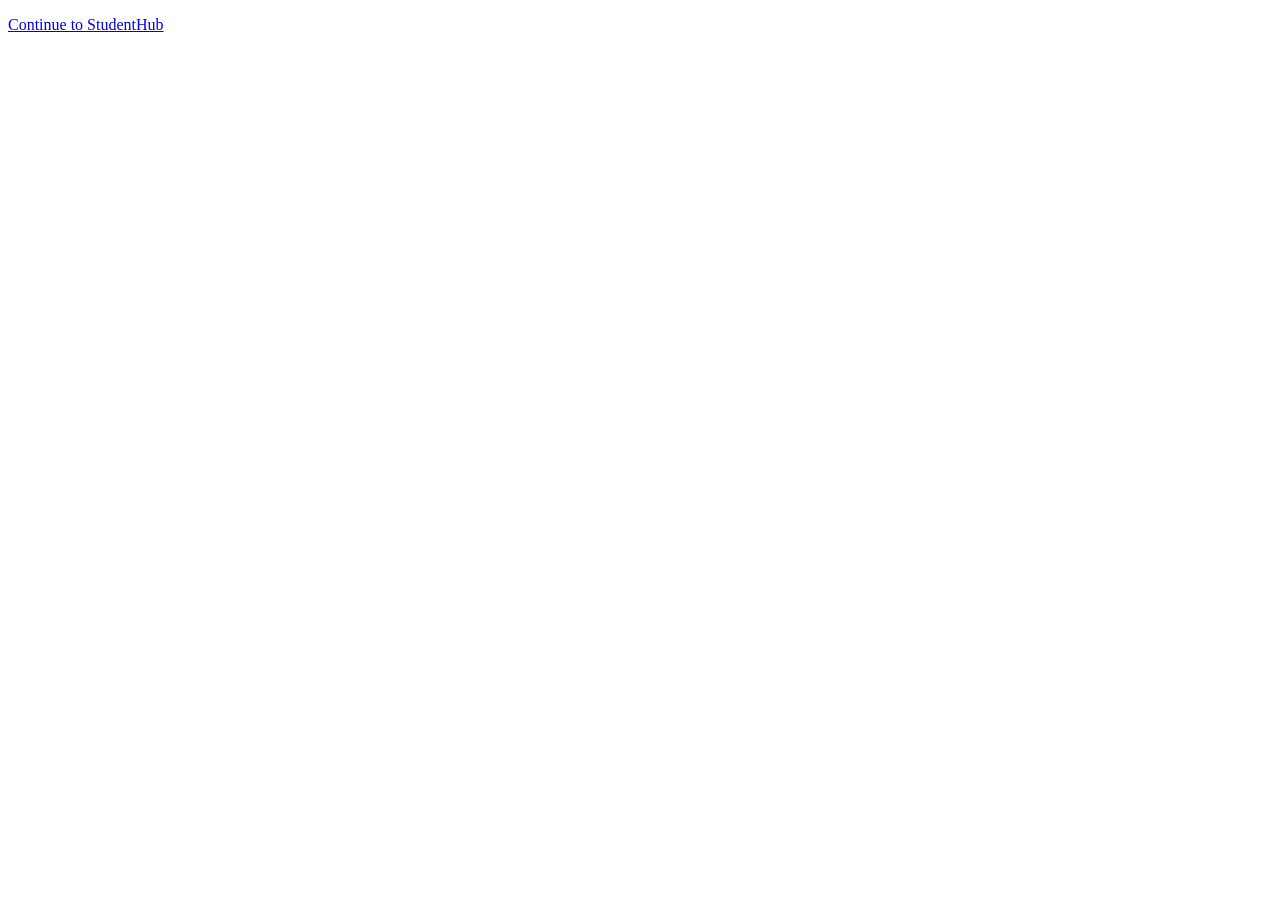
<file: index.html>
<!doctype html>
<html lang="en"><head><meta charset="utf-8"><meta http-equiv="refresh" content="0;url=login.php"><title>StudentHub</title></head><body><p><a href="login.php">Continue to StudentHub</a></p></body></html>
</file>
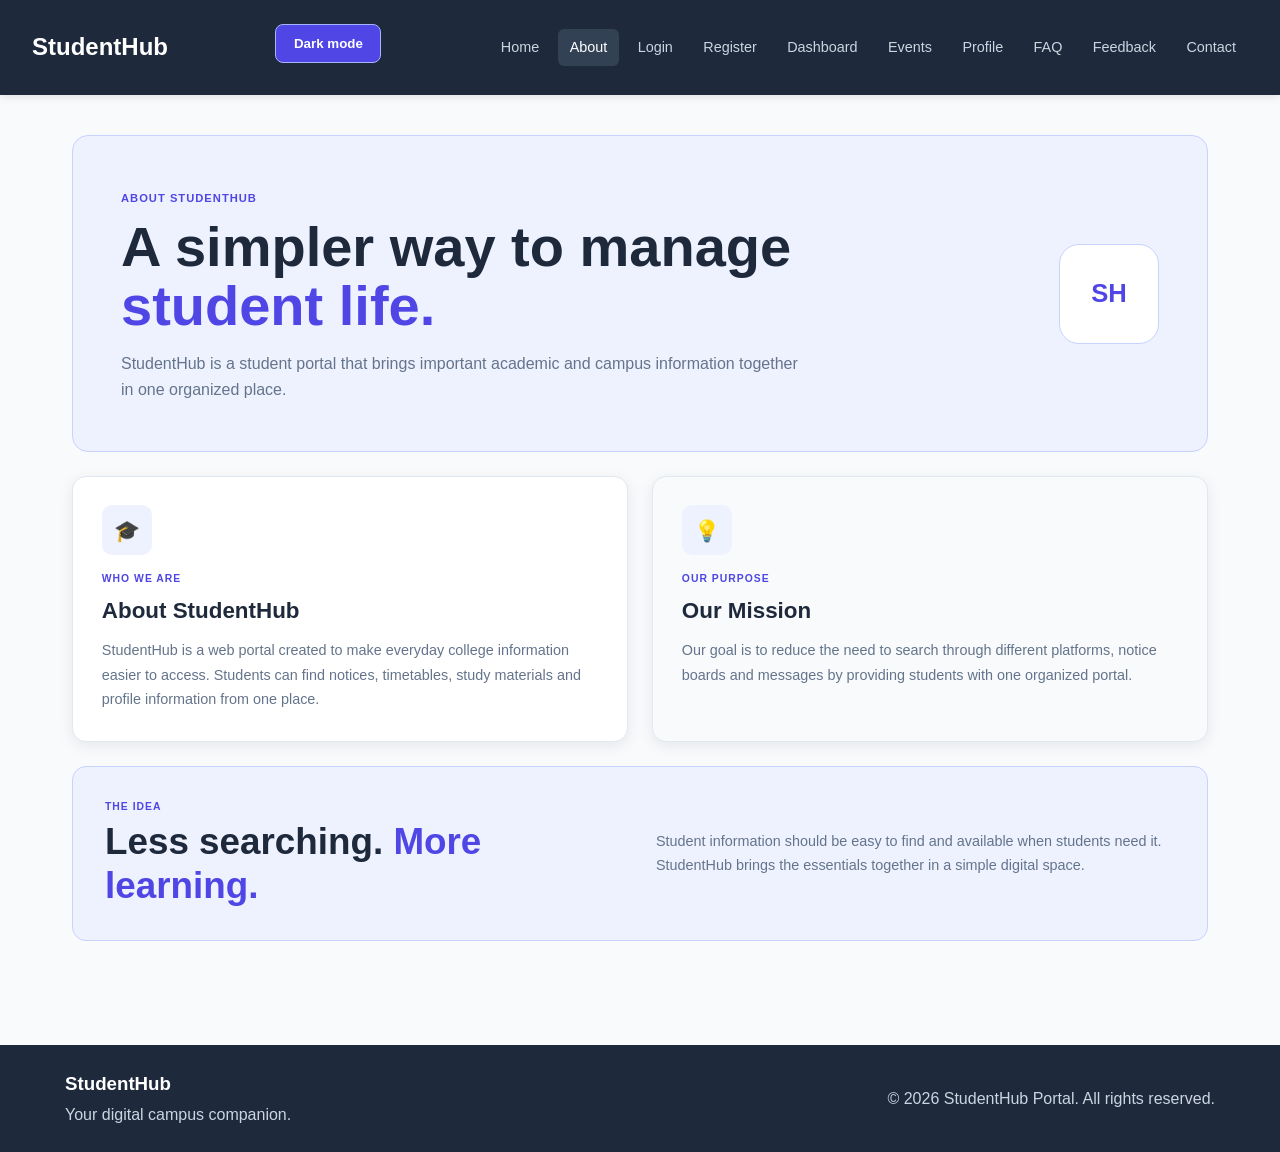
<file: about.html>
<!DOCTYPE html>

<html lang="en">

<head>


<meta charset="UTF-8">
<meta name="viewport" content="width=device-width, initial-scale=1.0">

<title>StudentHub | About</title>

<link rel="stylesheet" href="css/style.css">
    <script src="js/script.js" defer></script>
</head>

<body>


<!-- ================= HEADER ================= -->

<header>

    <h1>StudentHub</h1>

    <div class="header-controls">
        <button type="button" id="theme-toggle" aria-pressed="false" hidden>Dark mode</button>
        <button type="button" id="menu-toggle" aria-controls="main-navigation" aria-expanded="false" hidden>Menu</button>
    </div>
    <nav id="main-navigation" aria-label="Main navigation">

        <ul>
            <li><a href="home.html">Home</a></li>
            <li><a href="about.html" class="active">About</a></li>
            <li><a href="login.php">Login</a></li>
            <li><a href="register.html">Register</a></li>
            <li><a href="dashboard-router.php">Dashboard</a></li>
            <li><a href="events.html">Events</a></li>
            <li><a href="profile.html">Profile</a></li>
            <li><a href="faq.html">FAQ</a></li>
            <li><a href="feedback.html">Feedback</a></li>
        <li><a href="contact.html">Contact</a></li>
        </ul>

    </nav>

</header>


<!-- ================= MAIN ================= -->

<main class="about-main">


    <!-- ================= ABOUT INTRO ================= -->

    <section class="about-hero">

        <div class="about-hero-content">

            <span class="about-label">
                ABOUT STUDENTHUB
            </span>

            <h2>
                A simpler way to manage
                <span>student life.</span>
            </h2>

            <p>
                StudentHub is a student portal that brings
                important academic and campus information
                together in one organized place.
            </p>

        </div>

        <div class="about-logo">
            SH
        </div>

    </section>


    <!-- ================= ABOUT & MISSION ================= -->

    <div class="about-grid">


        <article class="about-card"
                 aria-labelledby="about-heading">

            <div class="about-card-icon">
                🎓
            </div>

            <span class="card-label">
                WHO WE ARE
            </span>

            <h3 id="about-heading">
                About StudentHub
            </h3>

            <p>
                StudentHub is a web portal created to make
                everyday college information easier to access.
                Students can find notices, timetables, study
                materials and profile information from one place.
            </p>

        </article>


        <section class="about-card mission-card"
                 aria-labelledby="mission-heading">

            <div class="about-card-icon">
                💡
            </div>

            <span class="card-label">
                OUR PURPOSE
            </span>

            <h3 id="mission-heading">
                Our Mission
            </h3>

            <p>
                Our goal is to reduce the need to search through
                different platforms, notice boards and messages
                by providing students with one organized portal.
            </p>

        </section>


    </div>


    <!-- ================= IDEA SECTION ================= -->

    <section class="about-highlight">

        <div>

            <span class="card-label">
                THE IDEA
            </span>

            <h3>
                Less searching.
                <span>More learning.</span>
            </h3>

        </div>

        <p>
            Student information should be easy to find and
            available when students need it. StudentHub brings
            the essentials together in a simple digital space.
        </p>

    </section>


</main>


<!-- ================= FOOTER ================= -->

<footer>

    <div class="footer-content">

        <div>

            <h3>StudentHub</h3>

            <p>
                Your digital campus companion.
            </p>

        </div>

        <div>

            <p>
                &copy; 2026 StudentHub Portal.
                All rights reserved.
            </p>

        </div>

    </div>

</footer>

</body>

</html>
</file>
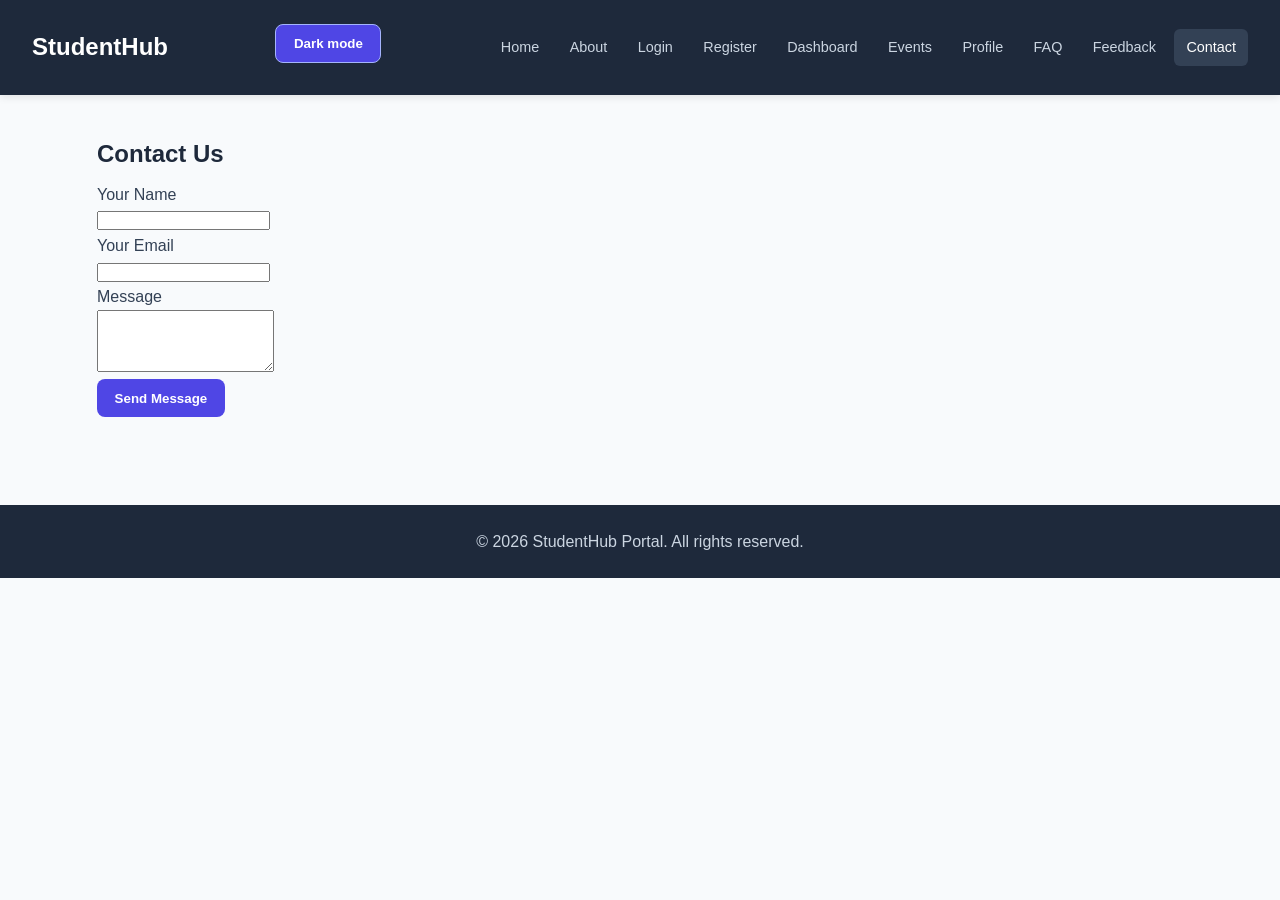
<file: contact.html>
<!DOCTYPE html>
<html lang="en">
<head>
  <meta charset="UTF-8">
  <meta name="viewport" content="width=device-width, initial-scale=1.0">
  <title>StudentHub | Contact</title>
    <script src="js/script.js" defer></script>
    <link rel="stylesheet" href="css/style.css">
</head>
<body>

  <header>
    <h1>StudentHub</h1>
    <div class="header-controls">
        <button type="button" id="theme-toggle" aria-pressed="false" hidden>Dark mode</button>
        <button type="button" id="menu-toggle" aria-controls="main-navigation" aria-expanded="false" hidden>Menu</button>
    </div>
    <nav id="main-navigation" aria-label="Main navigation">
      <ul>
        <li><a href="home.html">Home</a></li>
        <li><a href="about.html">About</a></li>
        <li><a href="login.php">Login</a></li>
        <li><a href="register.html">Register</a></li>
        <li><a href="dashboard-router.php">Dashboard</a></li>
        <li><a href="events.html">Events</a></li>
        <li><a href="profile.html">Profile</a></li>
        <li><a href="faq.html">FAQ</a></li>
        <li><a href="feedback.html">Feedback</a></li>   
      <li><a href="contact.html" class="active">Contact</a></li>
        </ul>
    </nav>
  </header>

  <main>
    <section aria-labelledby="contact-heading">
      <h2 id="contact-heading">Contact Us</h2>
      <form>
        <div>
          <label for="contact-name">Your Name</label><br>
          <input type="text" id="contact-name" name="name" required>
        </div>
        <div>
          <label for="contact-email">Your Email</label><br>
          <input type="email" id="contact-email" name="email" required>
        </div>
        <div>
          <label for="contact-message">Message</label><br>
          <textarea id="contact-message" name="message" rows="4" required></textarea>
        </div>
        <button type="submit">Send Message</button>
      </form>
    </section>
  </main>

  <footer>
    <p>&copy; 2026 StudentHub Portal. All rights reserved.</p>
  </footer>

</body>
</html>
</file>
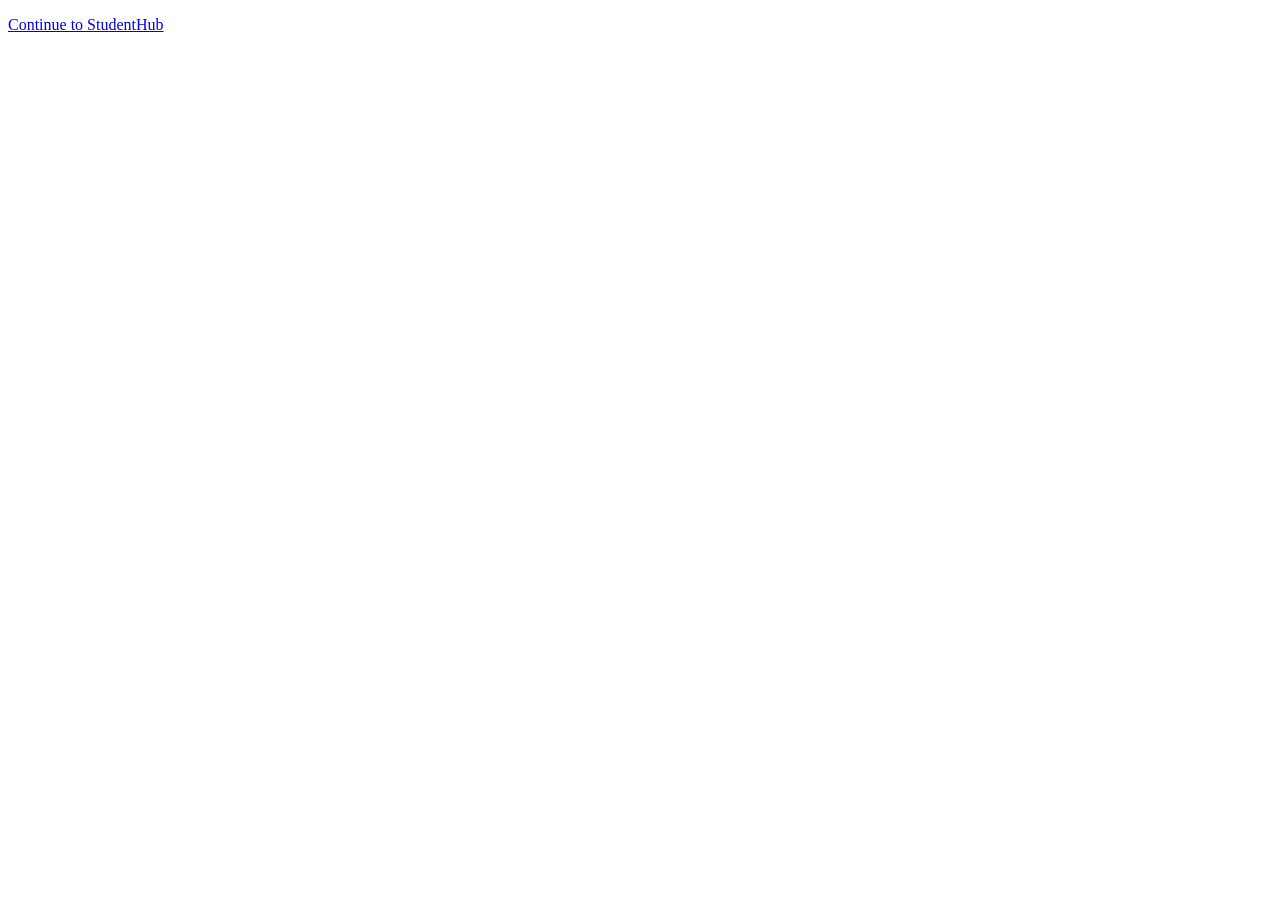
<file: dashboard.html>
<!doctype html>
<html lang="en"><head><meta charset="utf-8"><meta http-equiv="refresh" content="0;url=dashboard-router.php"><title>StudentHub</title></head><body><p><a href="dashboard-router.php">Continue to StudentHub</a></p></body></html>
</file>
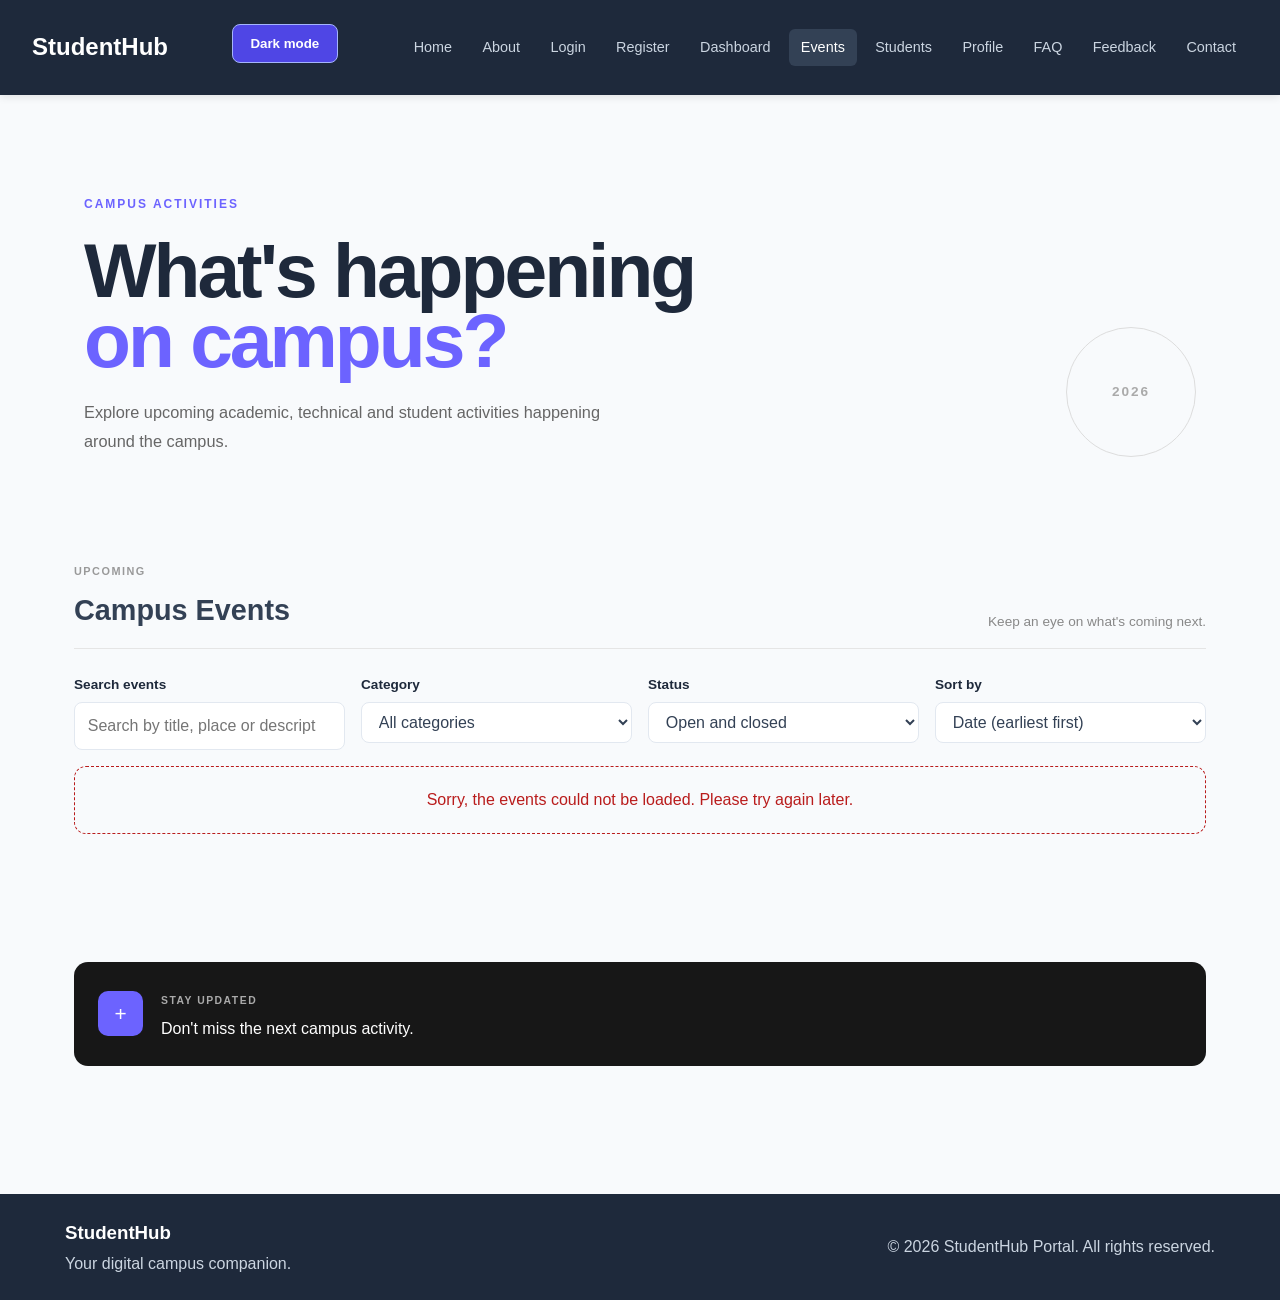
<file: events.html>
<!DOCTYPE html>

<html lang="en">

<head>
    <meta charset="UTF-8">
    <meta name="viewport" content="width=device-width, initial-scale=1.0">

    <title>StudentHub | Events</title>

    <link rel="stylesheet" href="css/style.css">
    <script src="js/script.js" defer></script>
    <script type="module" src="js/events.js"></script>
</head>

<body>

<!-- ================= HEADER ================= -->

<header>
    <h1>StudentHub</h1>

    <div class="header-controls">
        <button type="button" id="theme-toggle" aria-pressed="false" hidden>Dark mode</button>
        <button type="button" id="menu-toggle" aria-controls="main-navigation" aria-expanded="false" hidden>Menu</button>
    </div>
    <nav id="main-navigation" aria-label="Main navigation">
        <ul>
            <li><a href="home.html">Home</a></li>
            <li><a href="about.html">About</a></li>
            <li><a href="login.php">Login</a></li>
            <li><a href="register.html">Register</a></li>
            <li><a href="dashboard-router.php">Dashboard</a></li>
            <li><a href="events.html" class="active">Events</a></li>
            <li><a href="students.html">Students</a></li>
            <li><a href="profile.html">Profile</a></li>
            <li><a href="faq.html">FAQ</a></li>
            <li><a href="feedback.html">Feedback</a></li>
            <li><a href="contact.html">Contact</a></li>
        </ul>
    </nav>
</header>

<!-- ================= MAIN ================= -->

<main class="events-main">

    <section class="events-intro">
        <div>
            <span class="events-label">CAMPUS ACTIVITIES</span>
            <h2>
                What's happening<br>
                <span>on campus?</span>
            </h2>
            <p>
                Explore upcoming academic, technical and student
                activities happening around the campus.
            </p>
        </div>
        <div class="events-mark">2026</div>
    </section>

    <section class="events-section" aria-labelledby="events-heading">

        <div class="events-heading">
            <div>
                <span>UPCOMING</span>
                <h3 id="events-heading">Campus Events</h3>
            </div>
            <p>Keep an eye on what's coming next.</p>
        </div>

        <div class="events-controls">
            <div class="control-group">
                <label for="event-search">Search events</label>
                <input type="search" id="event-search" placeholder="Search by title, place or description">
            </div>

            <div class="control-group">
                <label for="event-category">Category</label>
                <select id="event-category">
                    <option value="all">All categories</option>
                </select>
            </div>

            <div class="control-group">
                <label for="event-status">Status</label>
                <select id="event-status"><option value="all">Open and closed</option><option value="open">Open</option><option value="closed">Closed</option></select>
            </div>

            <div class="control-group">
                <label for="event-sort">Sort by</label>
                <select id="event-sort">
                    <option value="date-asc">Date (earliest first)</option>
                    <option value="date-desc">Date (latest first)</option>
                    <option value="title-asc">Title (A to Z)</option>
                    <option value="title-desc">Title (Z to A)</option>
                </select>
            </div>
        </div>

        <p id="events-count" aria-live="polite"></p>
        <p id="data-notice" class="data-notice" aria-live="polite"></p>

        <div class="events-grid" id="events-container"></div>

        <nav id="pagination" class="pagination" aria-label="Events pages"></nav>

    </section>

    <section class="events-note">
        <div class="events-note-icon">+</div>
        <div>
            <span>STAY UPDATED</span>
            <h3>Don't miss the next campus activity.</h3>
        </div>
    </section>

</main>

<!-- ================= FOOTER ================= -->

<footer>
    <div class="footer-content">
        <div>
            <h3>StudentHub</h3>
            <p>Your digital campus companion.</p>
        </div>
        <div>
            <p>
                &copy; 2026 StudentHub Portal.
                All rights reserved.
            </p>
        </div>
    </div>
</footer>

</body>
</html>
</file>
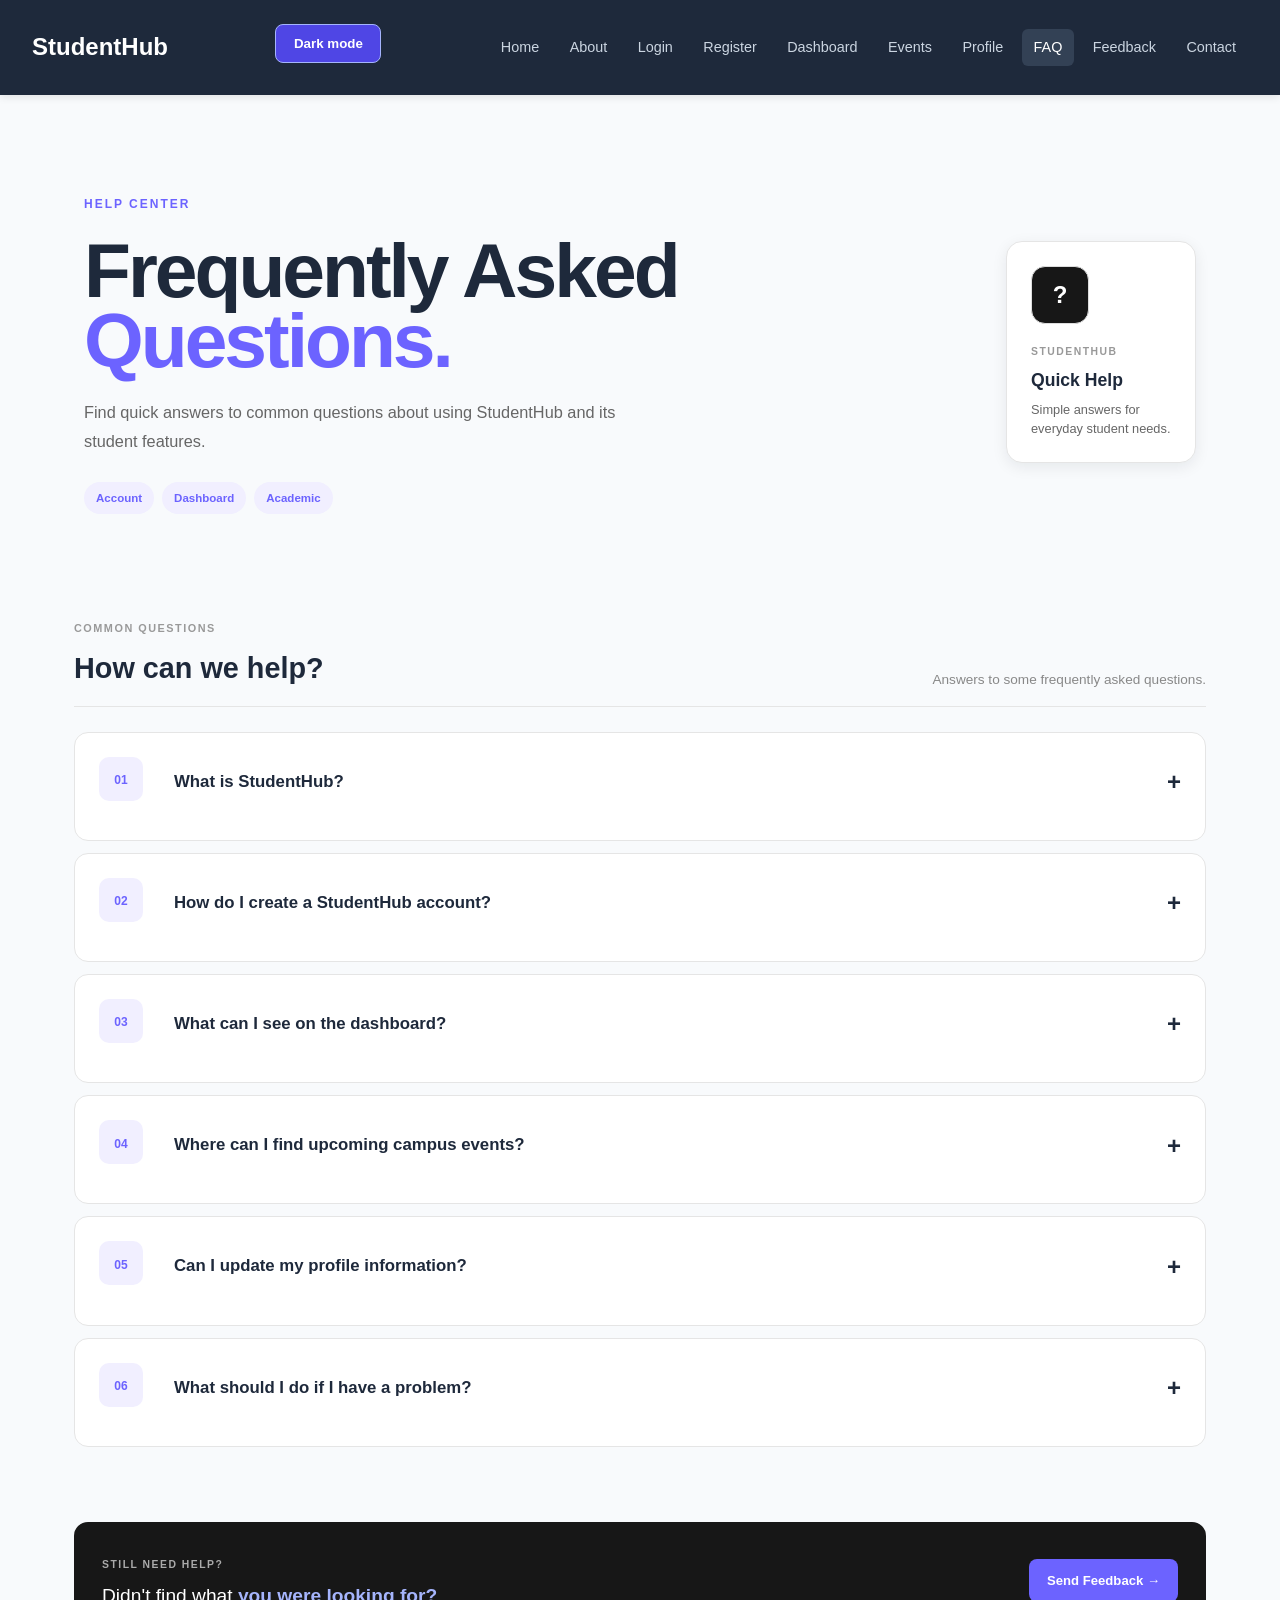
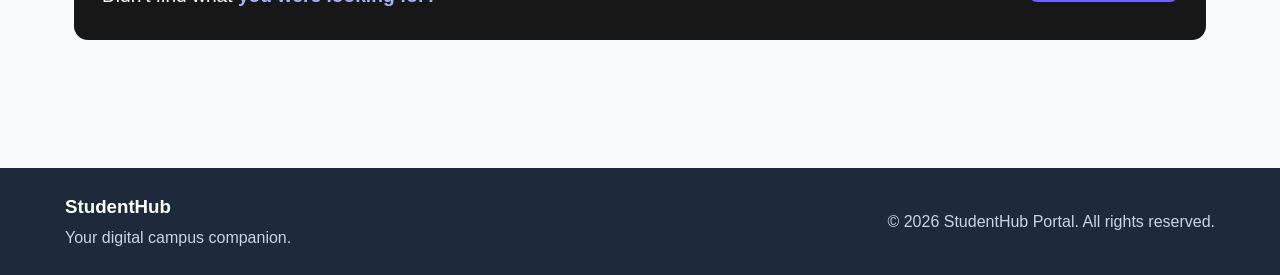
<file: faq.html>
<!DOCTYPE html>

<html lang="en">

<head>
    <meta charset="UTF-8">
    <meta name="viewport" content="width=device-width, initial-scale=1.0">


<title>StudentHub | FAQ</title>

<link rel="stylesheet" href="css/style.css">
    <script src="js/script.js" defer></script>
</head>

<body>


<!-- ================= HEADER ================= -->

<header>

    <h1>StudentHub</h1>

    <div class="header-controls">
        <button type="button" id="theme-toggle" aria-pressed="false" hidden>Dark mode</button>
        <button type="button" id="menu-toggle" aria-controls="main-navigation" aria-expanded="false" hidden>Menu</button>
    </div>
    <nav id="main-navigation" aria-label="Main navigation">
        <ul>
            <li><a href="home.html">Home</a></li>
            <li><a href="about.html">About</a></li>
            <li><a href="login.php">Login</a></li>
            <li><a href="register.html">Register</a></li>
            <li><a href="dashboard-router.php">Dashboard</a></li>
            <li><a href="events.html">Events</a></li>
            <li><a href="profile.html">Profile</a></li>
            <li><a href="faq.html" class="active">FAQ</a></li>
            <li><a href="feedback.html">Feedback</a></li>
        <li><a href="contact.html">Contact</a></li>
        </ul>
    </nav>

</header>


<!-- ================= MAIN ================= -->

<main class="faq-main">


    <!-- ================= FAQ INTRO ================= -->

    <section class="faq-intro">

        <div class="faq-intro-content">

            <span class="faq-label">
                HELP CENTER
            </span>

            <h2>
                Frequently Asked
                <span>Questions.</span>
            </h2>

            <p>
                Find quick answers to common questions about
                using StudentHub and its student features.
            </p>

            <div class="faq-categories">
                <span>Account</span>
                <span>Dashboard</span>
                <span>Academic</span>
            </div>

        </div>


        <div class="faq-side-info">

            <div class="faq-mark">
                ?
            </div>

            <span>STUDENTHUB</span>

            <strong>Quick Help</strong>

            <p>
                Simple answers for everyday student needs.
            </p>

        </div>

    </section>


    <!-- ================= FAQ QUESTIONS ================= -->

    <section class="faq-section" aria-labelledby="faq-heading">

        <div class="faq-heading">

            <div>
                <span>COMMON QUESTIONS</span>

                <h3 id="faq-heading">
                    How can we help?
                </h3>
            </div>

            <p>
                Answers to some frequently asked questions.
            </p>

        </div>


        <div class="faq-list">


            <!-- FAQ 1 -->

            <article class="faq-item">

                <div class="faq-number">
                    01
                </div>

                <div class="faq-question"><h3><button class="faq-toggle" type="button" aria-expanded="true" aria-controls="faq-answer-1" id="faq-question-1">What is StudentHub?<span class="faq-symbol" aria-hidden="true">−</span></button></h3>
                    <p id="faq-answer-1">StudentHub is a digital campus companion that
                        helps students access important academic
                        information and campus activities in one place.</p></div>

            </article>


            <!-- FAQ 2 -->

            <article class="faq-item">

                <div class="faq-number">
                    02
                </div>

                <div class="faq-question"><h3><button class="faq-toggle" type="button" aria-expanded="true" aria-controls="faq-answer-2" id="faq-question-2">How do I create a StudentHub account?<span class="faq-symbol" aria-hidden="true">−</span></button></h3>
                    <p id="faq-answer-2">Open the Register page from the navigation menu,
                        enter your student information and submit the
                        registration form.</p></div>

            </article>


            <!-- FAQ 3 -->

            <article class="faq-item">

                <div class="faq-number">
                    03
                </div>

                <div class="faq-question"><h3><button class="faq-toggle" type="button" aria-expanded="true" aria-controls="faq-answer-3" id="faq-question-3">What can I see on the dashboard?<span class="faq-symbol" aria-hidden="true">−</span></button></h3>
                    <p id="faq-answer-3">The dashboard provides quick access to student
                        notices, timetable information and study
                        materials.</p></div>

            </article>


            <!-- FAQ 4 -->

            <article class="faq-item">

                <div class="faq-number">
                    04
                </div>

                <div class="faq-question"><h3><button class="faq-toggle" type="button" aria-expanded="true" aria-controls="faq-answer-4" id="faq-question-4">Where can I find upcoming campus events?<span class="faq-symbol" aria-hidden="true">−</span></button></h3>
                    <p id="faq-answer-4">Visit the Events page to view upcoming
                        technical activities, competitions and other
                        campus events.</p></div>

            </article>


            <!-- FAQ 5 -->

            <article class="faq-item">

                <div class="faq-number">
                    05
                </div>

                <div class="faq-question"><h3><button class="faq-toggle" type="button" aria-expanded="true" aria-controls="faq-answer-5" id="faq-question-5">Can I update my profile information?<span class="faq-symbol" aria-hidden="true">−</span></button></h3>
                    <p id="faq-answer-5">Yes. Open the Profile page and use the
                        Update Information section to edit your
                        basic student details.</p></div>

            </article>


            <!-- FAQ 6 -->

            <article class="faq-item">

                <div class="faq-number">
                    06
                </div>

                <div class="faq-question"><h3><button class="faq-toggle" type="button" aria-expanded="true" aria-controls="faq-answer-6" id="faq-question-6">What should I do if I have a problem?<span class="faq-symbol" aria-hidden="true">−</span></button></h3>
                    <p id="faq-answer-6">If you cannot find an answer here, visit the
                        Feedback page and send your question or feedback
                        to the StudentHub team.</p></div>

            </article>

        </div>

    </section>


    <!-- ================= STILL NEED HELP ================= -->

    <section class="faq-help">

        <div>

            <span>
                STILL NEED HELP?
            </span>

            <h3>
                Didn't find what
                <strong>you were looking for?</strong>
            </h3>

        </div>

        <a href="feedback.html" class="faq-help-button">
            Send Feedback →
        </a>

    </section>


</main>


<!-- ================= FOOTER ================= -->

<footer>

    <div class="footer-content">

        <div>

            <h3>StudentHub</h3>

            <p>
                Your digital campus companion.
            </p>

        </div>

        <div>

            <p>
                &copy; 2026 StudentHub Portal.
                All rights reserved.
            </p>

        </div>

    </div>

</footer>

</body>

</html>
</file>
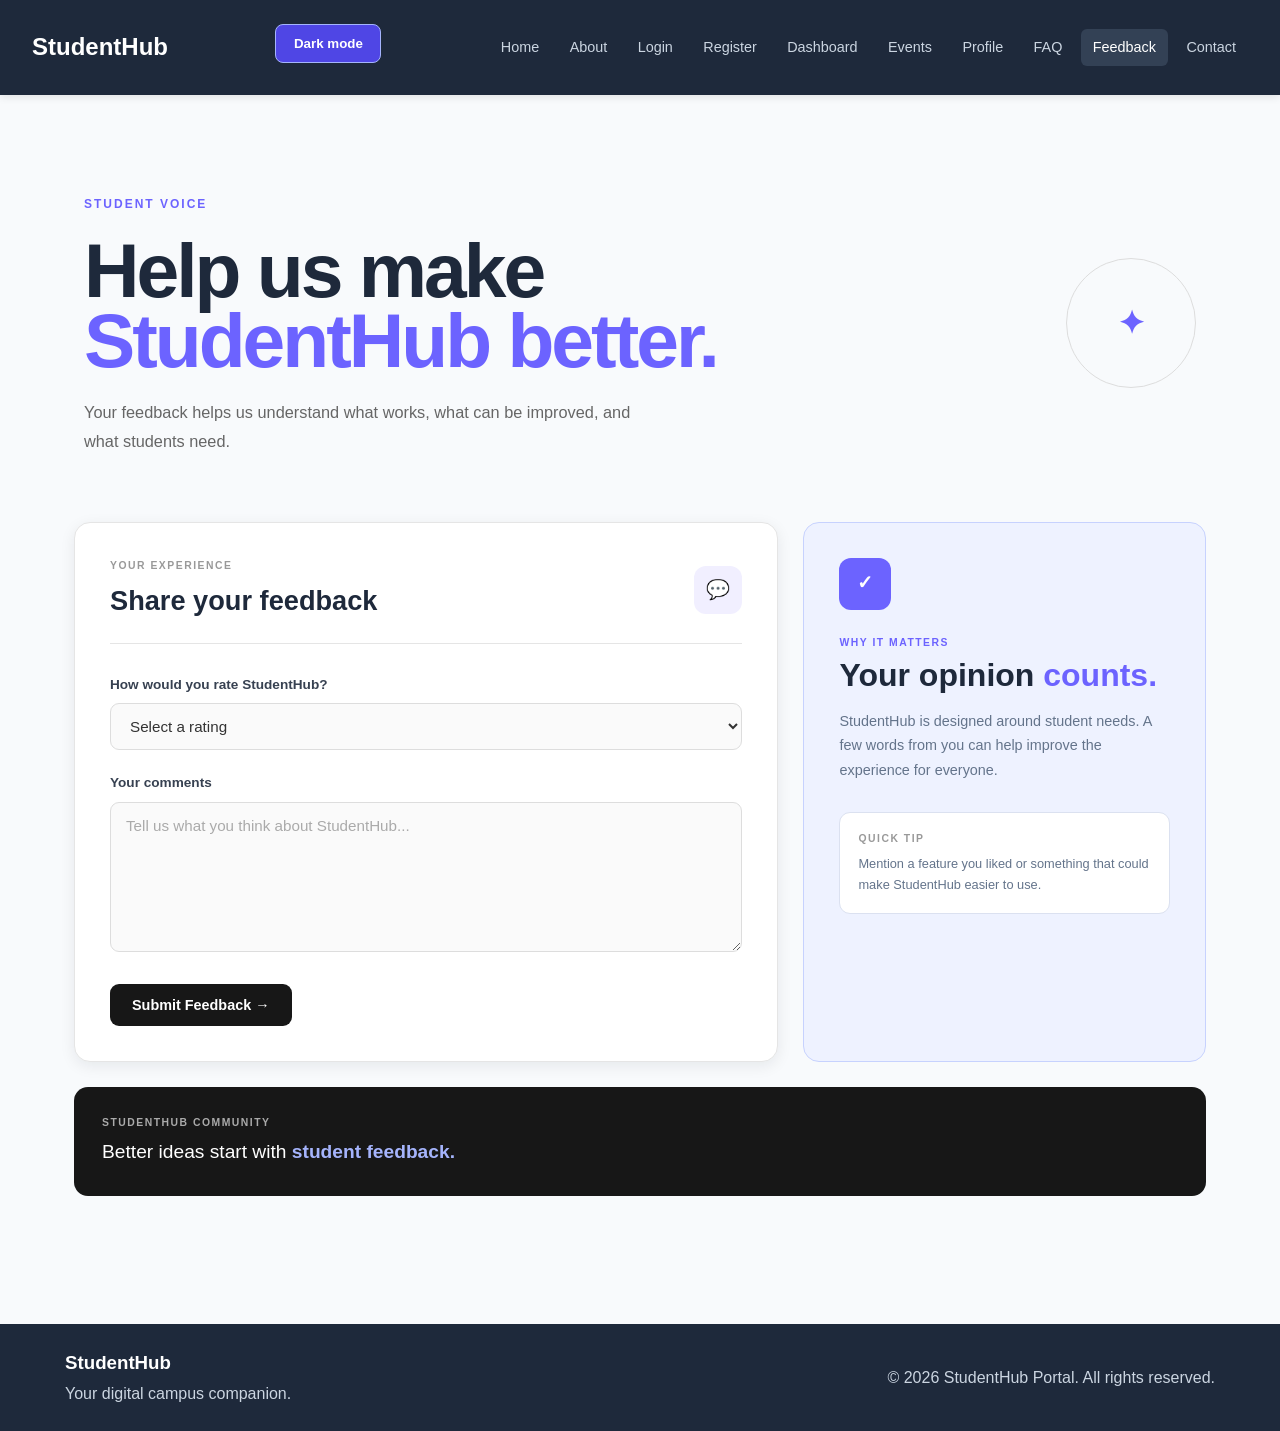
<file: feedback.html>
<!DOCTYPE html>

<html lang="en">

<head>
    <meta charset="UTF-8">
    <meta name="viewport" content="width=device-width, initial-scale=1.0">


<title>StudentHub | Feedback</title>

<link rel="stylesheet" href="css/style.css">
    <script src="js/script.js" defer></script>
</head>

<body>


<!-- ================= HEADER ================= -->

<header>

    <h1>StudentHub</h1>

    <div class="header-controls">
        <button type="button" id="theme-toggle" aria-pressed="false" hidden>Dark mode</button>
        <button type="button" id="menu-toggle" aria-controls="main-navigation" aria-expanded="false" hidden>Menu</button>
    </div>
    <nav id="main-navigation" aria-label="Main navigation">
        <ul>
            <li><a href="home.html">Home</a></li>
            <li><a href="about.html">About</a></li>
            <li><a href="login.php">Login</a></li>
            <li><a href="register.html">Register</a></li>
            <li><a href="dashboard-router.php">Dashboard</a></li>
            <li><a href="events.html">Events</a></li>
            <li><a href="profile.html">Profile</a></li>
            <li><a href="faq.html">FAQ</a></li>
            <li><a href="feedback.html" class="active">Feedback</a></li>
        <li><a href="contact.html">Contact</a></li>
        </ul>
    </nav>

</header>


<!-- ================= MAIN ================= -->

<main class="feedback-main">

    <!-- INTRO -->

    <section class="feedback-intro">

        <div>

            <span class="feedback-label">
                STUDENT VOICE
            </span>

            <h2>
                Help us make
                <span>StudentHub better.</span>
            </h2>

            <p>
                Your feedback helps us understand what works,
                what can be improved, and what students need.
            </p>

        </div>

        <div class="feedback-mark">
            ✦
        </div>

    </section>


    <!-- FEEDBACK LAYOUT -->

    <div class="feedback-layout">


        <!-- FORM -->

        <section class="feedback-card">

            <div class="feedback-card-heading">

                <div>
                    <span>YOUR EXPERIENCE</span>

                    <h3>Share your feedback</h3>
                </div>

                <span class="feedback-icon">💬</span>

            </div>


            <form class="feedback-form">

                <!-- Rating -->

                <div class="rating-section">

                    <label for="feedback-rating">
                        How would you rate StudentHub?
                    </label>

                    <select
                        id="feedback-rating"
                        name="rating"
                        required
                    >
                        <option value="">Select a rating</option>
                        <option value="5">Excellent</option>
                        <option value="4">Good</option>
                        <option value="3">Average</option>
                        <option value="2">Poor</option>
                    </select>

                </div>


                <!-- Comments -->

                <div>

                    <label for="feedback-comments">
                        Your comments
                    </label>

                    <textarea
                        id="feedback-comments"
                        name="comments"
                        rows="6"
                        placeholder="Tell us what you think about StudentHub..."
                        required
                    ></textarea>

                </div>


                <button type="submit" class="feedback-submit">
                    Submit Feedback →
                </button>

            </form>

        </section>


        <!-- SIDE INFORMATION -->

        <aside class="feedback-side">

            <div class="feedback-side-icon">
                ✓
            </div>

            <span>WHY IT MATTERS</span>

            <h3>
                Your opinion
                <strong>counts.</strong>
            </h3>

            <p>
                StudentHub is designed around student needs.
                A few words from you can help improve the
                experience for everyone.
            </p>


            <div class="feedback-note">

                <span>QUICK TIP</span>

                <p>
                    Mention a feature you liked or something
                    that could make StudentHub easier to use.
                </p>

            </div>

        </aside>

    </div>


    <!-- BOTTOM MESSAGE -->

    <section class="feedback-bottom">

        <span>STUDENTHUB COMMUNITY</span>

        <h3>
            Better ideas start with
            <strong>student feedback.</strong>
        </h3>

    </section>

</main>


<!-- ================= FOOTER ================= -->

<footer>

    <div class="footer-content">

        <div>
            <h3>StudentHub</h3>

            <p>
                Your digital campus companion.
            </p>
        </div>

        <div>
            <p>
                &copy; 2026 StudentHub Portal.
                All rights reserved.
            </p>
        </div>

    </div>

</footer>

</body>

</html>
</file>
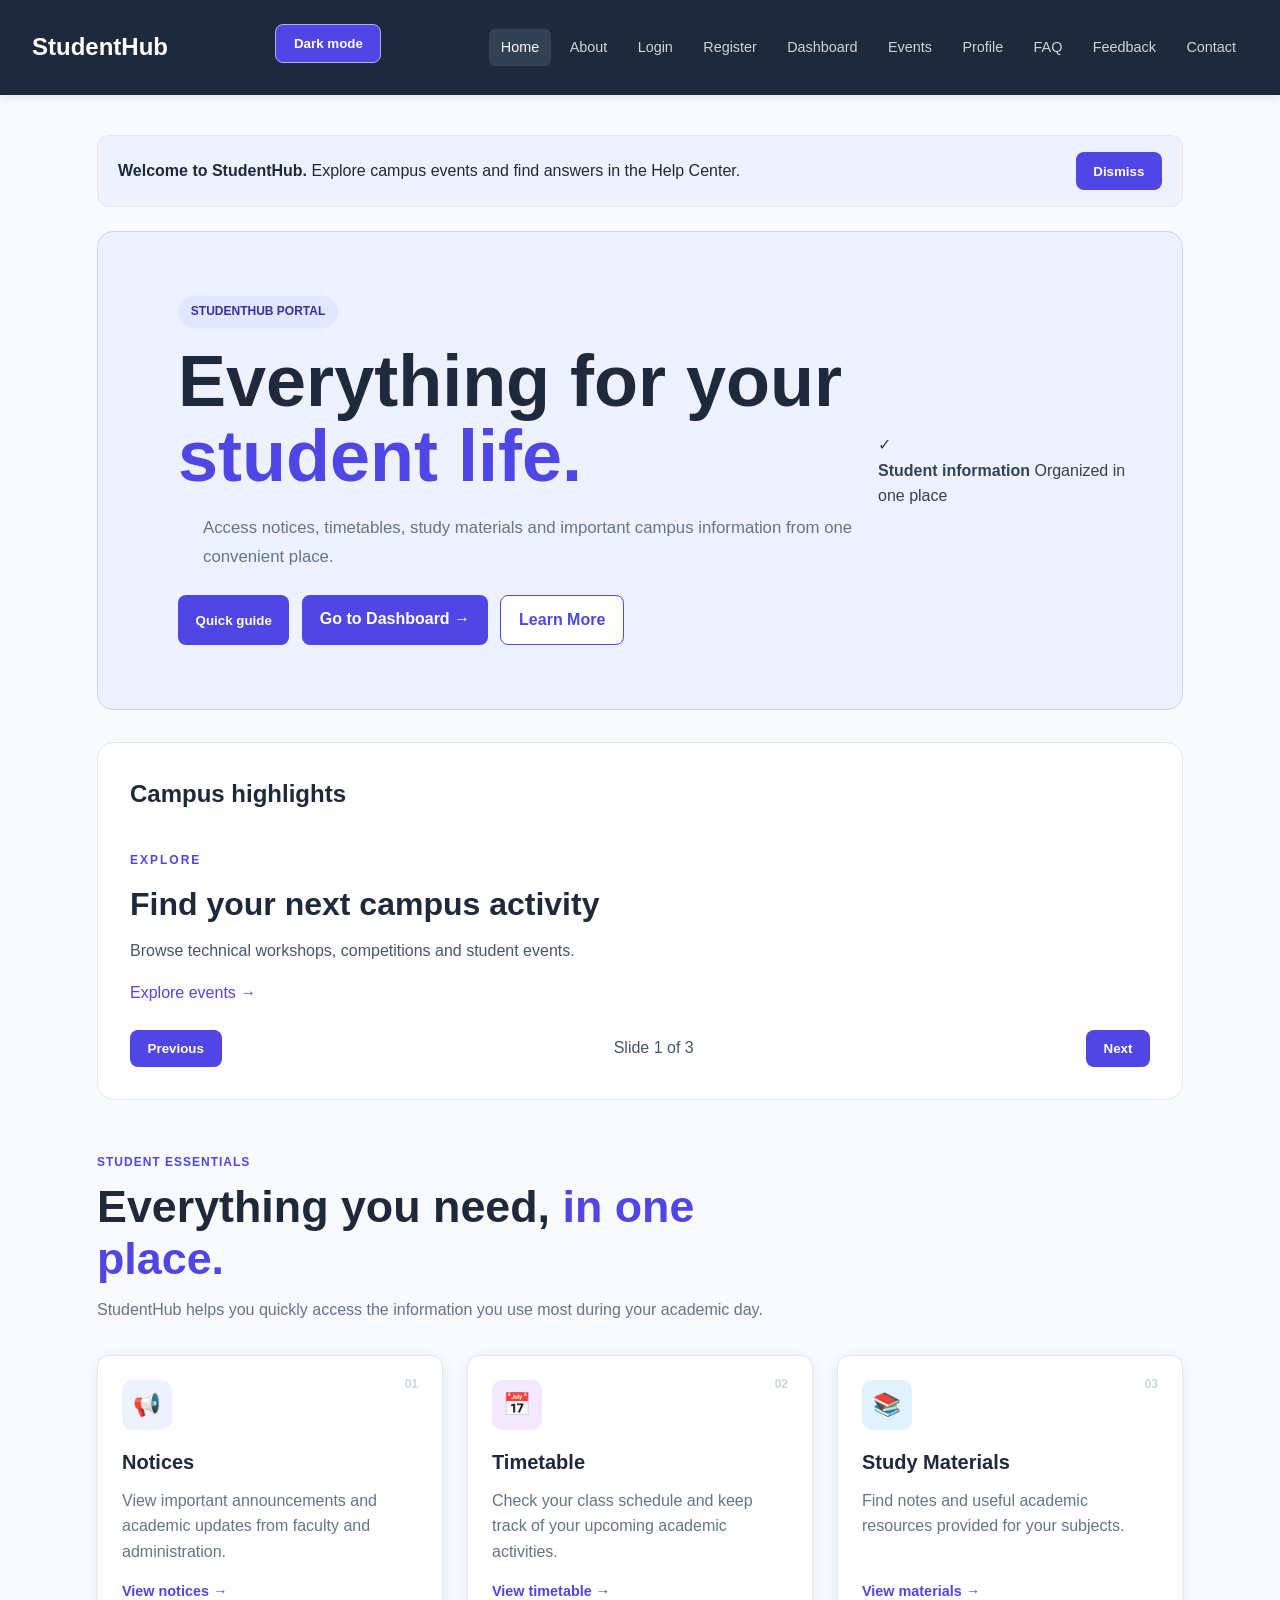
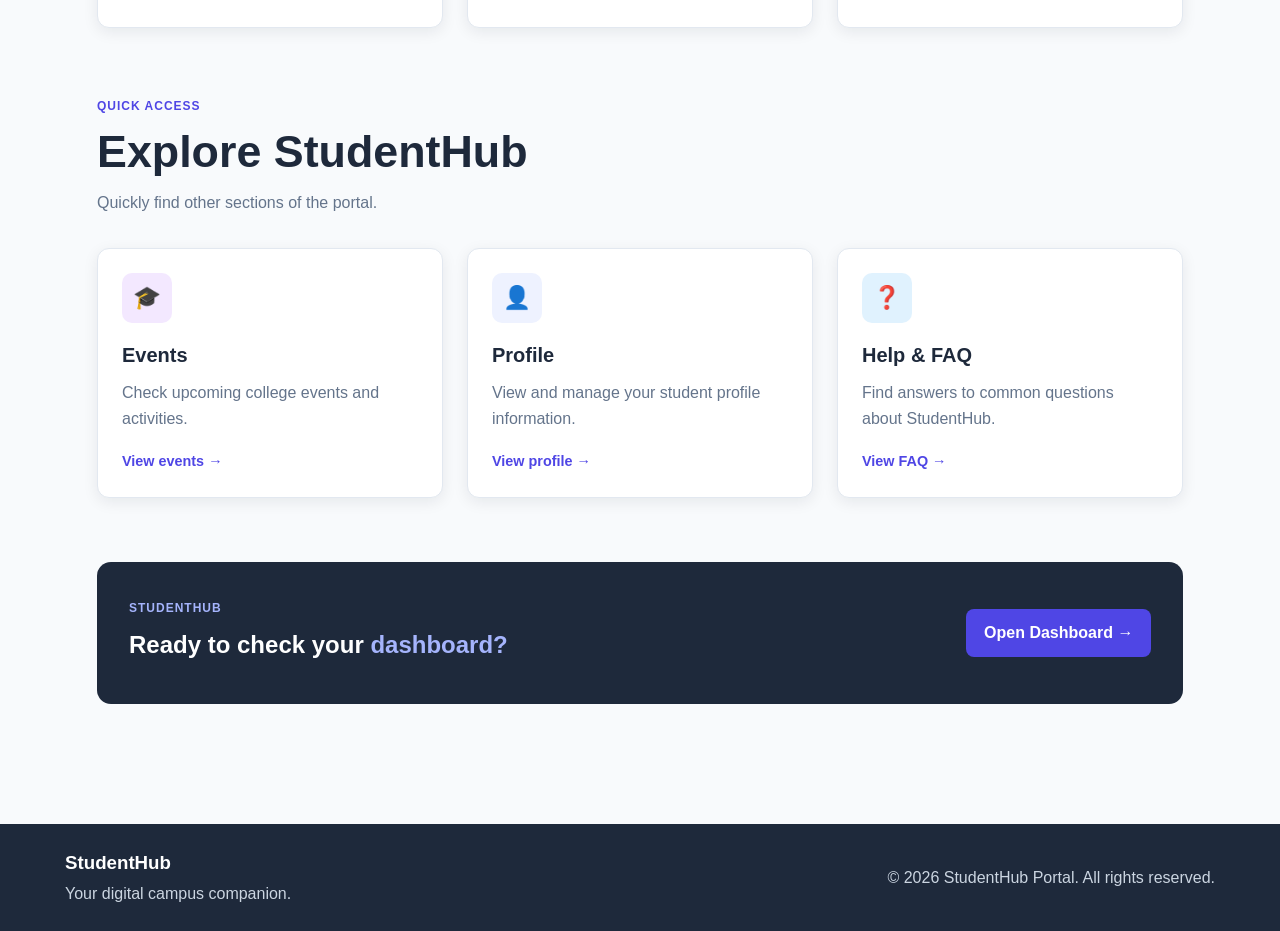
<file: home.html>
<!DOCTYPE html>

<html lang="en">

<head>
    <meta charset="UTF-8">
    <meta name="viewport" content="width=device-width, initial-scale=1.0">


<title>StudentHub | Home</title>

<link rel="stylesheet" href="css/style.css">
    <script src="js/script.js" defer></script>
</head>

<body>


<!-- ================= HEADER ================= -->

<header>
    <h1>StudentHub</h1>

    <div class="header-controls">
        <button type="button" id="theme-toggle" aria-pressed="false" hidden>Dark mode</button>
        <button type="button" id="menu-toggle" aria-controls="main-navigation" aria-expanded="false" hidden>Menu</button>
    </div>
    <nav id="main-navigation" aria-label="Main navigation">
        <ul>
            <li><a href="home.html" class="active">Home</a></li>
            <li><a href="about.html">About</a></li>
            <li><a href="login.php">Login</a></li>
            <li><a href="register.html">Register</a></li>
            <li><a href="dashboard-router.php">Dashboard</a></li>
            <li><a href="events.html">Events</a></li>
            <li><a href="profile.html">Profile</a></li>
            <li><a href="faq.html">FAQ</a></li>
            <li><a href="feedback.html">Feedback</a></li>
        <li><a href="contact.html">Contact</a></li>
        </ul>
    </nav>
</header>


<!-- ================= MAIN CONTENT ================= -->

<main>
    <aside class="notification-banner" id="welcome-notice" aria-label="StudentHub notice">
        <p><strong>Welcome to StudentHub.</strong> Explore campus events and find answers in the Help Center.</p>
        <button type="button" id="dismiss-notice" aria-label="Dismiss welcome notice" hidden>Dismiss</button>
    </aside>

    <!-- ================= HERO ================= -->

    <section class="hero home-hero">

        <div class="hero-content">

            <span class="hero-badge">
                STUDENTHUB PORTAL
            </span>

            <h2>
                Everything for your
                <span>student life.</span>
            </h2>

            <p>
                Access notices, timetables, study materials and
                important campus information from one convenient place.
            </p>

            <div class="hero-actions">
                <button type="button" id="open-guide" aria-haspopup="dialog" hidden>Quick guide</button>

                <a href="dashboard-router.php" class="btn">
                    Go to Dashboard →
                </a>

                <a href="about.html" class="btn btn-secondary">
                    Learn More
                </a>

            </div>

        </div>


        <!-- Small information card -->

        <div class="hero-floating-card">

            <div class="floating-icon">
                ✓
            </div>

            <div>
                <strong>Student information</strong>
                <span>Organized in one place</span>
            </div>

        </div>

    </section>


    <section class="campus-slider" aria-labelledby="highlights-heading" aria-roledescription="carousel">
        <h2 id="highlights-heading">Campus highlights</h2>
        <div id="highlight-slides">
            <article class="highlight-slide" role="group" aria-roledescription="slide" aria-label="1 of 3">
                <span class="slide-tag">EXPLORE</span><h3>Find your next campus activity</h3>
                <p>Browse technical workshops, competitions and student events.</p><a href="events.html">Explore events &rarr;</a>
            </article>
            <article class="highlight-slide" role="group" aria-roledescription="slide" aria-label="2 of 3">
                <span class="slide-tag">ORGANIZE</span><h3>Your academic day in one place</h3>
                <p>Check the dashboard for notices, timetable information and study materials.</p><a href="dashboard-router.php">Open dashboard &rarr;</a>
            </article>
            <article class="highlight-slide" role="group" aria-roledescription="slide" aria-label="3 of 3">
                <span class="slide-tag">GET HELP</span><h3>A quick answer is one click away</h3>
                <p>Visit the FAQ page for help with common StudentHub questions.</p><a href="faq.html">Visit the Help Center &rarr;</a>
            </article>
        </div>
        <div class="slider-controls" hidden>
            <button type="button" id="previous-slide" aria-controls="highlight-slides">Previous</button>
            <p id="slide-status" role="status" aria-live="polite" aria-atomic="true">Slide 1 of 3</p>
            <button type="button" id="next-slide" aria-controls="highlight-slides">Next</button>
        </div>
    </section>

    <!-- ================= STUDENT ESSENTIALS ================= -->

    <section class="home-section">

        <div class="section-heading">

            <span>STUDENT ESSENTIALS</span>

            <h2>
                Everything you need,
                <span>in one place.</span>
            </h2>

            <p>
                StudentHub helps you quickly access the information
                you use most during your academic day.
            </p>

        </div>


        <div class="features-grid">

            <!-- Notices -->

            <article class="feature-card">

                <div class="feature-icon notice-icon">
                    📢
                </div>

                <span class="feature-number">01</span>

                <h3>Notices</h3>

                <p>
                    View important announcements and academic
                    updates from faculty and administration.
                </p>

                <a href="dashboard-router.php" class="feature-link">
                    View notices →
                </a>

            </article>


            <!-- Timetable -->

            <article class="feature-card">

                <div class="feature-icon timetable-icon">
                    📅
                </div>

                <span class="feature-number">02</span>

                <h3>Timetable</h3>

                <p>
                    Check your class schedule and keep track of
                    your upcoming academic activities.
                </p>

                <a href="dashboard-router.php" class="feature-link">
                    View timetable →
                </a>

            </article>


            <!-- Study Materials -->

            <article class="feature-card">

                <div class="feature-icon material-icon">
                    📚
                </div>

                <span class="feature-number">03</span>

                <h3>Study Materials</h3>

                <p>
                    Find notes and useful academic resources
                    provided for your subjects.
                </p>

                <a href="dashboard-router.php" class="feature-link">
                    View materials →
                </a>

            </article>

        </div>

    </section>


    <!-- ================= QUICK ACCESS ================= -->

    <section class="home-section">

        <div class="section-heading">

            <span>QUICK ACCESS</span>

            <h2>
                Explore StudentHub
            </h2>

            <p>
                Quickly find other sections of the portal.
            </p>

        </div>


        <div class="features-grid">

            <article class="feature-card">

                <div class="feature-icon timetable-icon">
                    🎓
                </div>

                <h3>Events</h3>

                <p>
                    Check upcoming college events and activities.
                </p>

                <a href="events.html" class="feature-link">
                    View events →
                </a>

            </article>


            <article class="feature-card">

                <div class="feature-icon notice-icon">
                    👤
                </div>

                <h3>Profile</h3>

                <p>
                    View and manage your student profile information.
                </p>

                <a href="profile.html" class="feature-link">
                    View profile →
                </a>

            </article>


            <article class="feature-card">

                <div class="feature-icon material-icon">
                    ❓
                </div>

                <h3>Help & FAQ</h3>

                <p>
                    Find answers to common questions about StudentHub.
                </p>

                <a href="faq.html" class="feature-link">
                    View FAQ →
                </a>

            </article>

        </div>

    </section>


    <!-- ================= SIMPLE CTA ================= -->

    <section class="final-cta">

        <div>

            <span>STUDENTHUB</span>

            <h2>
                Ready to check your
                <strong>dashboard?</strong>
            </h2>

        </div>

        <a href="dashboard-router.php" class="btn cta-button">
            Open Dashboard →
        </a>

    </section>

</main>


<!-- ================= FOOTER ================= -->

<footer>

    <div class="footer-content">

        <div>
            <h3>StudentHub</h3>

            <p>
                Your digital campus companion.
            </p>
        </div>

        <div>
            <p>
                &copy; 2026 StudentHub Portal.
                All rights reserved.
            </p>
        </div>

    </div>

</footer>

<dialog id="guide-dialog" aria-labelledby="guide-title" aria-describedby="guide-description">
    <h2 id="guide-title">Welcome to StudentHub</h2>
    <p id="guide-description">Use the navigation menu to explore your student portal.</p>
    <ul><li>Dashboard: notices, timetable and materials.</li><li>Events: campus activities and workshops.</li><li>FAQ: click a question to reveal its answer.</li></ul>
    <p>Use the theme button to switch between light and dark mode.</p>
    <button type="button" id="close-guide" autofocus>Close guide</button>
</dialog>
</body>
</html>
</file>
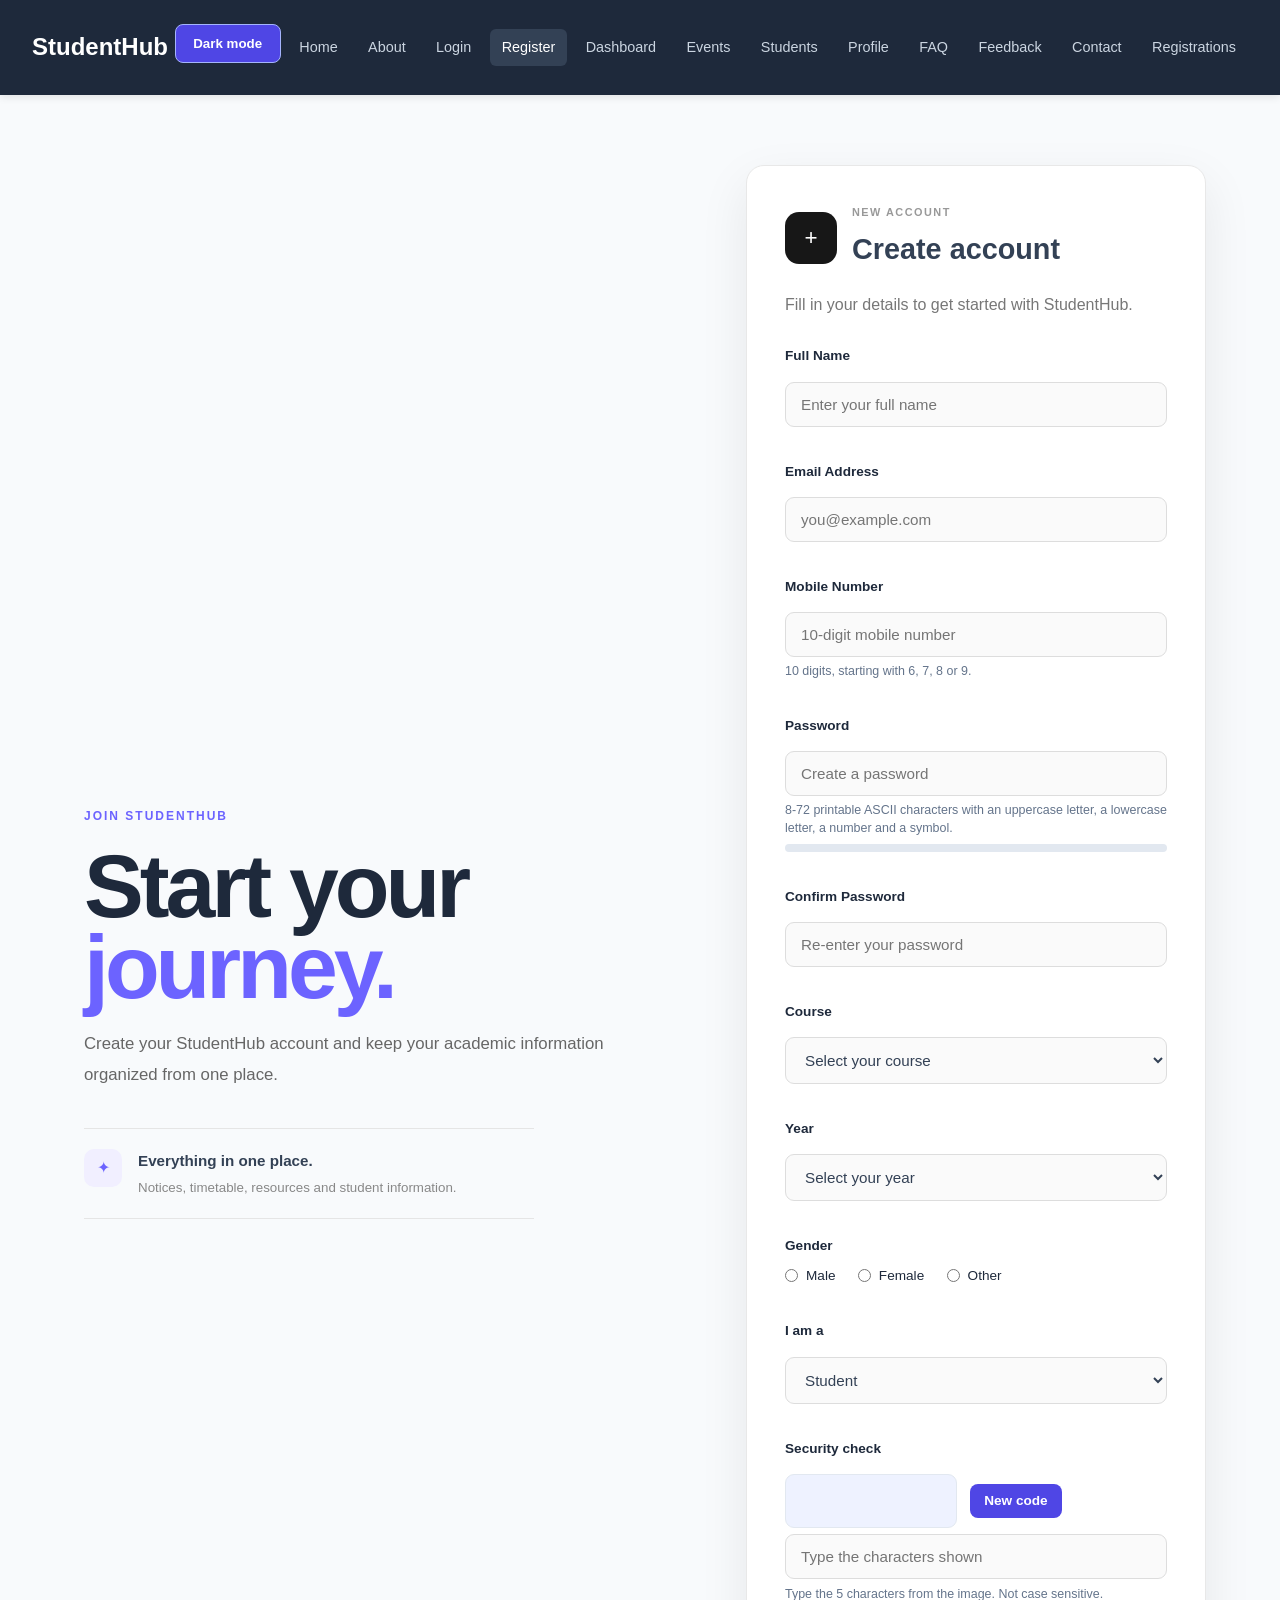
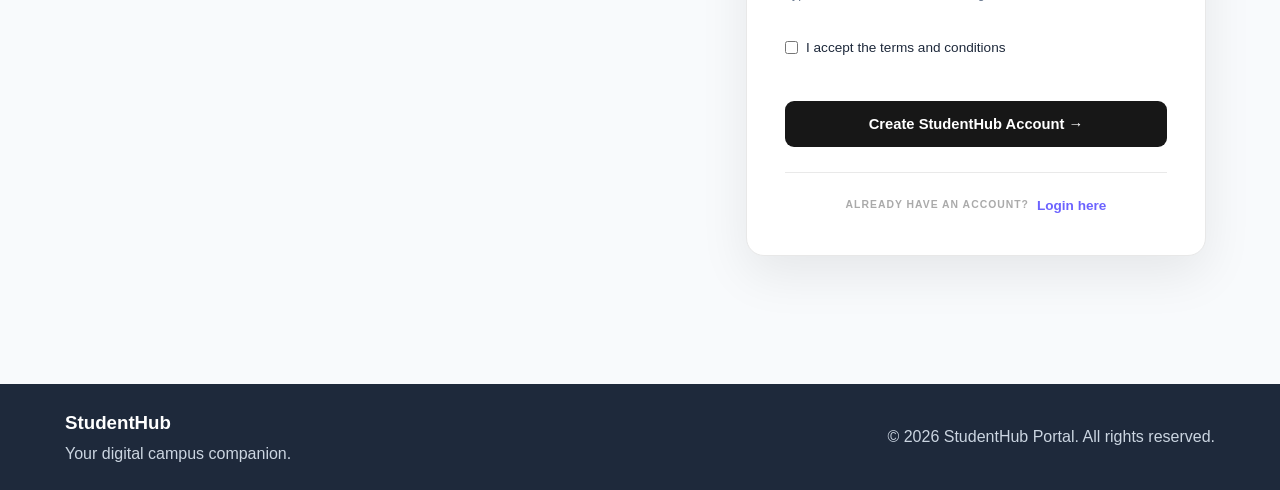
<file: register.html>
<!DOCTYPE html>

<html lang="en">

<head>
    <meta charset="UTF-8">
    <meta name="viewport" content="width=device-width, initial-scale=1.0">


<title>StudentHub | Register</title>

<link rel="stylesheet" href="css/style.css">
    <script src="js/script.js" defer></script>
    <script src="js/validation.js" defer></script>
</head>

<body>


<!-- ================= HEADER ================= -->

<header>
    <h1>StudentHub</h1>

    <div class="header-controls">
        <button type="button" id="theme-toggle" aria-pressed="false" hidden>Dark mode</button>
        <button type="button" id="menu-toggle" aria-controls="main-navigation" aria-expanded="false" hidden>Menu</button>
    </div>
    <nav id="main-navigation" aria-label="Main navigation">
        <ul>
            <li><a href="home.html">Home</a></li>
            <li><a href="about.html">About</a></li>
            <li><a href="login.php">Login</a></li>
            <li><a href="register.html" class="active">Register</a></li>
            <li><a href="dashboard-router.php">Dashboard</a></li>
            <li><a href="events.html">Events</a></li>
            <li><a href="students.html">Students</a></li>
            <li><a href="profile.html">Profile</a></li>
            <li><a href="faq.html">FAQ</a></li>
            <li><a href="feedback.html">Feedback</a></li>
        <li><a href="contact.html">Contact</a></li>
        <li><a href="registrations.html">Registrations</a></li>
        </ul>
    </nav>
</header>


<!-- ================= MAIN ================= -->

<main class="register-main">

    <section class="register-layout">

        <!-- Left information -->

        <div class="register-intro">

            <span class="register-label">
                JOIN STUDENTHUB
            </span>

            <h2>
                Start your<br>
                <span>journey.</span>
            </h2>

            <p>
                Create your StudentHub account and keep your
                academic information organized from one place.
            </p>

            <div class="register-note">
                <span>✦</span>
                <div>
                    <strong>Everything in one place.</strong>
                    <small>
                        Notices, timetable, resources and
                        student information.
                    </small>
                </div>
            </div>

        </div>


        <!-- Registration Card -->

        <div class="register-card">

            <div class="register-card-heading">

                <div class="register-card-icon">
                    +
                </div>

                <div>
                    <span>NEW ACCOUNT</span>
                    <h3>Create account</h3>
                </div>

            </div>


            <p class="register-card-text">
                Fill in your details to get started with StudentHub.
            </p>


            <form id="register-form" action="php/process-registration.php" method="post" class="stacked-form" novalidate>

                <input type="hidden" id="csrf_token" name="csrf_token" value="">

                <div id="form-status" class="form-status" role="status" aria-live="polite" tabindex="-1" hidden></div>

                <div class="form-group">
                    <label for="fullname">Full Name</label>
                    <input type="text" id="fullname" name="fullname" placeholder="Enter your full name"
                           autocomplete="name" minlength="2" maxlength="50" required aria-describedby="fullname-error">
                    <p class="error-message" id="fullname-error"></p>
                </div>

                <div class="form-group">
                    <label for="reg-email">Email Address</label>
                    <input type="email" id="reg-email" name="email" placeholder="you@example.com"
                           autocomplete="email" maxlength="150" required aria-describedby="email-error">
                    <p class="error-message" id="email-error"></p>
                </div>

                <div class="form-group">
                    <label for="mobile">Mobile Number</label>
                    <input type="tel" id="mobile" name="mobile" placeholder="10-digit mobile number"
                           inputmode="numeric" maxlength="10" autocomplete="tel-national" required
                           aria-describedby="mobile-hint mobile-error">
                    <p class="field-hint" id="mobile-hint">10 digits, starting with 6, 7, 8 or 9.</p>
                    <p class="error-message" id="mobile-error"></p>
                </div>

                <div class="form-group">
                    <label for="reg-password">Password</label>
                    <input type="password" id="reg-password" name="password" placeholder="Create a password"
                           autocomplete="new-password" maxlength="72" required
                           aria-describedby="password-hint strength-text password-error">
                    <p class="field-hint" id="password-hint">8-72 printable ASCII characters with an uppercase letter, a lowercase letter, a number and a symbol.</p>
                    <div class="strength-meter" aria-hidden="true"><span id="strength-bar" data-level="0"></span></div>
                    <p class="strength-text" id="strength-text" aria-live="polite"></p>
                    <p class="error-message" id="password-error"></p>
                </div>

                <div class="form-group">
                    <label for="confirm-password">Confirm Password</label>
                    <input type="password" id="confirm-password" name="confirm_password" placeholder="Re-enter your password"
                           autocomplete="new-password" maxlength="72" required aria-describedby="confirm-error">
                    <p class="error-message" id="confirm-error"></p>
                </div>

                <div class="form-group">
                    <label for="course">Course</label>
                    <select id="course" name="course" required aria-describedby="course-error">
                        <option value="">Select your course</option>
                        <option value="btech-ce">B.Tech Computer Engineering</option>
                        <option value="btech-it">B.Tech Information Technology</option>
                        <option value="bca">BCA</option>
                        <option value="mca">MCA</option>
                        <option value="other">Other</option>
                    </select>
                    <p class="error-message" id="course-error"></p>
                </div>

                <div class="form-group">
                    <label for="year">Year</label>
                    <select id="year" name="year" required aria-describedby="year-error">
                        <option value="">Select your year</option>
                        <option value="1">First year</option>
                        <option value="2">Second year</option>
                        <option value="3">Third year</option>
                        <option value="4">Fourth year</option>
                    </select>
                    <p class="error-message" id="year-error"></p>
                </div>

                <fieldset class="form-group choice-group" id="gender-group" aria-describedby="gender-error">
                    <legend>Gender</legend>
                    <div class="choice-row">
                        <label class="choice"><input type="radio" name="gender" value="male" required> Male</label>
                        <label class="choice"><input type="radio" name="gender" value="female"> Female</label>
                        <label class="choice"><input type="radio" name="gender" value="other"> Other</label>
                    </div>
                    <p class="error-message" id="gender-error"></p>
                </fieldset>

                <div class="form-group">
                    <label for="role">I am a</label>
                    <select id="role" name="role" aria-describedby="role-error">
                        <option value="student">Student</option>
                        <option value="faculty">Faculty</option>
                    </select>
                    <p class="error-message" id="role-error"></p>
                </div>

                <div class="form-group captcha-group">
                    <label for="captcha-input">Security check</label>
                    <div class="captcha-row">
                        <canvas id="captcha-canvas" width="170" height="52" role="img"
                                aria-label="CAPTCHA image containing a 5-character code"></canvas>
                        <button type="button" id="captcha-refresh" class="captcha-refresh">New code</button>
                    </div>
                    <input type="text" id="captcha-input" name="captcha" placeholder="Type the characters shown"
                           autocomplete="off" autocapitalize="characters" maxlength="5" required
                           aria-describedby="captcha-hint captcha-error">
                    <p class="field-hint" id="captcha-hint">Type the 5 characters from the image. Not case sensitive.</p>
                    <p class="error-message" id="captcha-error"></p>
                </div>

                <div class="form-group terms-group">
                    <label class="choice"><input type="checkbox" id="terms" name="terms" required aria-describedby="terms-error">
                        I accept the terms and conditions</label>
                    <p class="error-message" id="terms-error"></p>
                </div>

                <button type="submit" class="register-button">
                    Create StudentHub Account →
                </button>

            </form>


            <div class="register-footer">

                <span>
                    ALREADY HAVE AN ACCOUNT?
                </span>

                <a href="login.php">
                    Login here
                </a>

            </div>

        </div>

    </section>

</main>


<!-- ================= FOOTER ================= -->

<footer>

    <div class="footer-content">

        <div>
            <h3>StudentHub</h3>

            <p>
                Your digital campus companion.
            </p>
        </div>

        <div>
            <p>
                &copy; 2026 StudentHub Portal.
                All rights reserved.
            </p>
        </div>

    </div>

</footer>

</body>
</html>
</file>
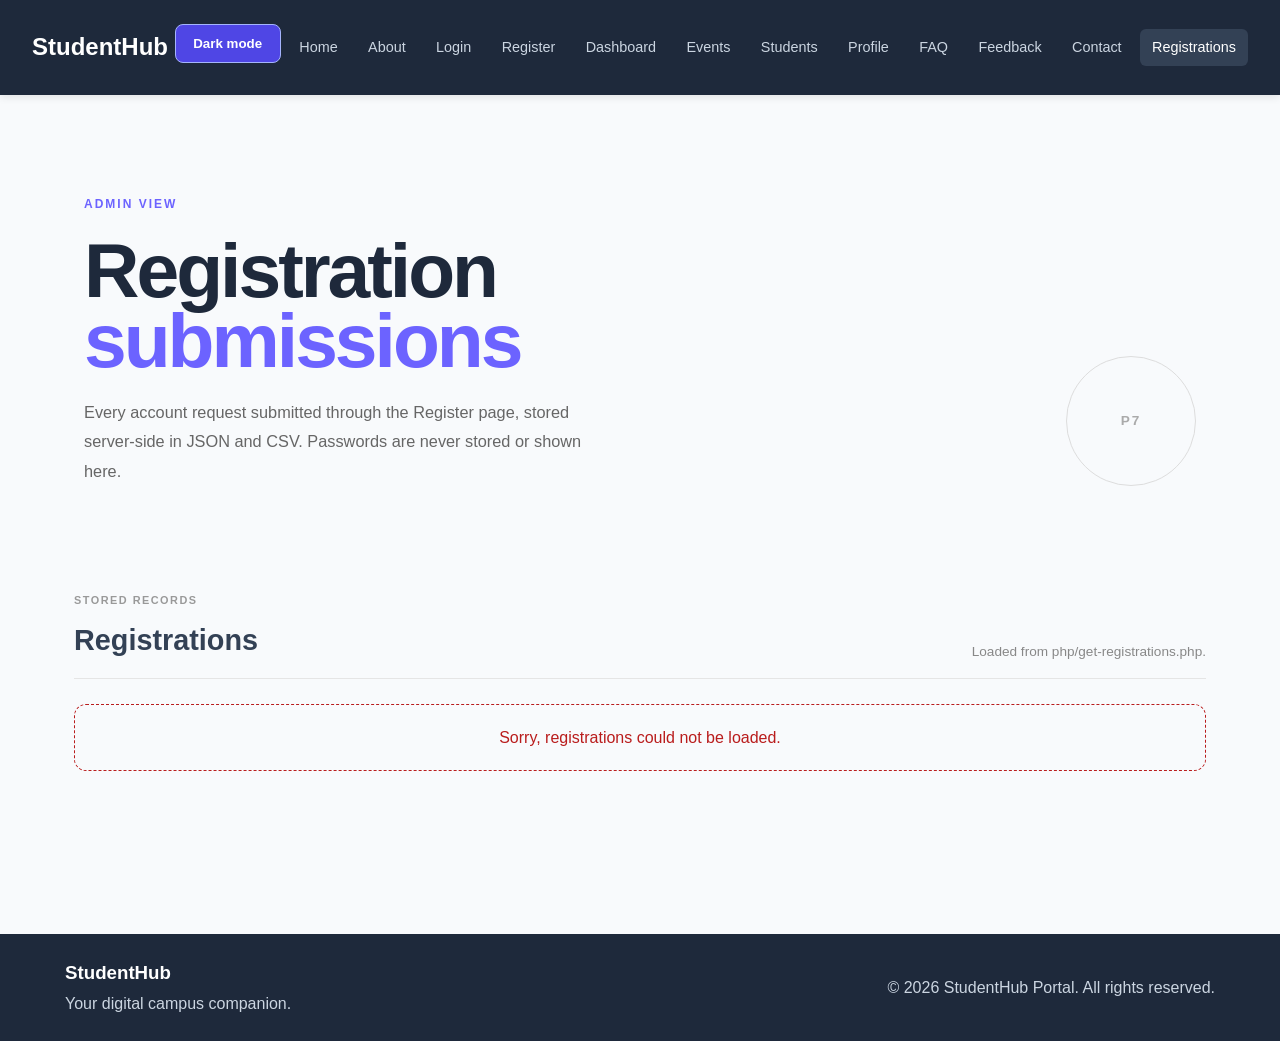
<file: registrations.html>
<!DOCTYPE html>
<html lang="en">
<head>
    <meta charset="UTF-8">
    <meta name="viewport" content="width=device-width, initial-scale=1.0">
    <title>StudentHub | Registrations</title>
    <link rel="stylesheet" href="css/style.css">
    <script src="js/script.js" defer></script>
    <script src="js/registrations.js" defer></script>
</head>
<body>

<header>
    <h1>StudentHub</h1>
    <div class="header-controls">
        <button type="button" id="theme-toggle" aria-pressed="false" hidden>Dark mode</button>
        <button type="button" id="menu-toggle" aria-controls="main-navigation" aria-expanded="false" hidden>Menu</button>
    </div>
    <nav id="main-navigation" aria-label="Main navigation">
        <ul>
            <li><a href="home.html">Home</a></li>
            <li><a href="about.html">About</a></li>
            <li><a href="login.php">Login</a></li>
            <li><a href="register.html">Register</a></li>
            <li><a href="dashboard-router.php">Dashboard</a></li>
            <li><a href="events.html">Events</a></li>
            <li><a href="students.html">Students</a></li>
            <li><a href="profile.html">Profile</a></li>
            <li><a href="faq.html">FAQ</a></li>
            <li><a href="feedback.html">Feedback</a></li>
            <li><a href="contact.html">Contact</a></li>
            <li><a href="registrations.html" class="active">Registrations</a></li>
        </ul>
    </nav>
</header>

<main class="events-main">
    <section class="events-intro">
        <div>
            <span class="events-label">ADMIN VIEW</span>
            <h2>Registration<br><span>submissions</span></h2>
            <p>Every account request submitted through the Register page, stored server-side in JSON and CSV. Passwords are never stored or shown here.</p>
        </div>
        <div class="events-mark">P7</div>
    </section>

    <section class="events-section" aria-labelledby="registrations-heading">
        <div class="events-heading">
            <div>
                <span>STORED RECORDS</span>
                <h3 id="registrations-heading">Registrations</h3>
            </div>
            <p>Loaded from php/get-registrations.php.</p>
        </div>

        <p id="registrations-count" aria-live="polite"></p>
        <div class="events-grid" id="registrations-container"></div>
    </section>
</main>

<footer>
    <div class="footer-content">
        <div>
            <h3>StudentHub</h3>
            <p>Your digital campus companion.</p>
        </div>
        <div>
            <p>&copy; 2026 StudentHub Portal. All rights reserved.</p>
        </div>
    </div>
</footer>

</body>
</html>
</file>
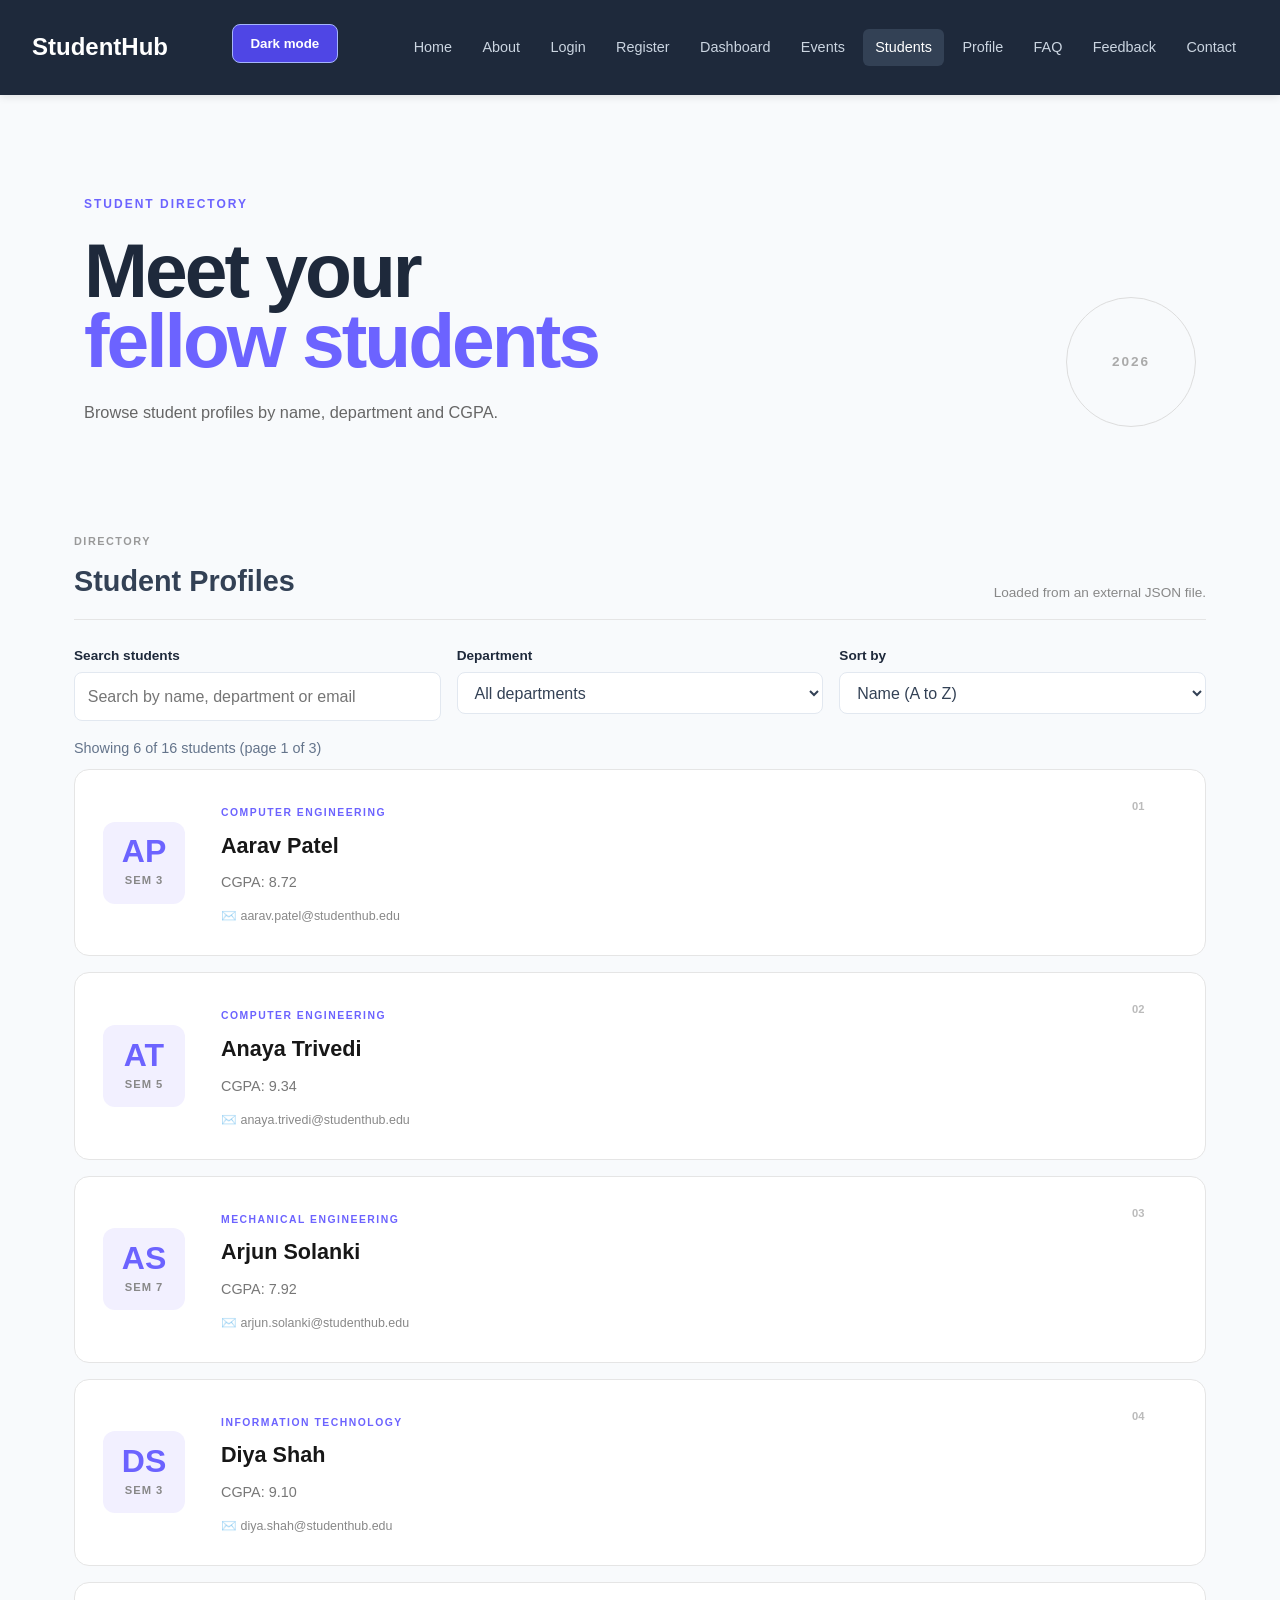
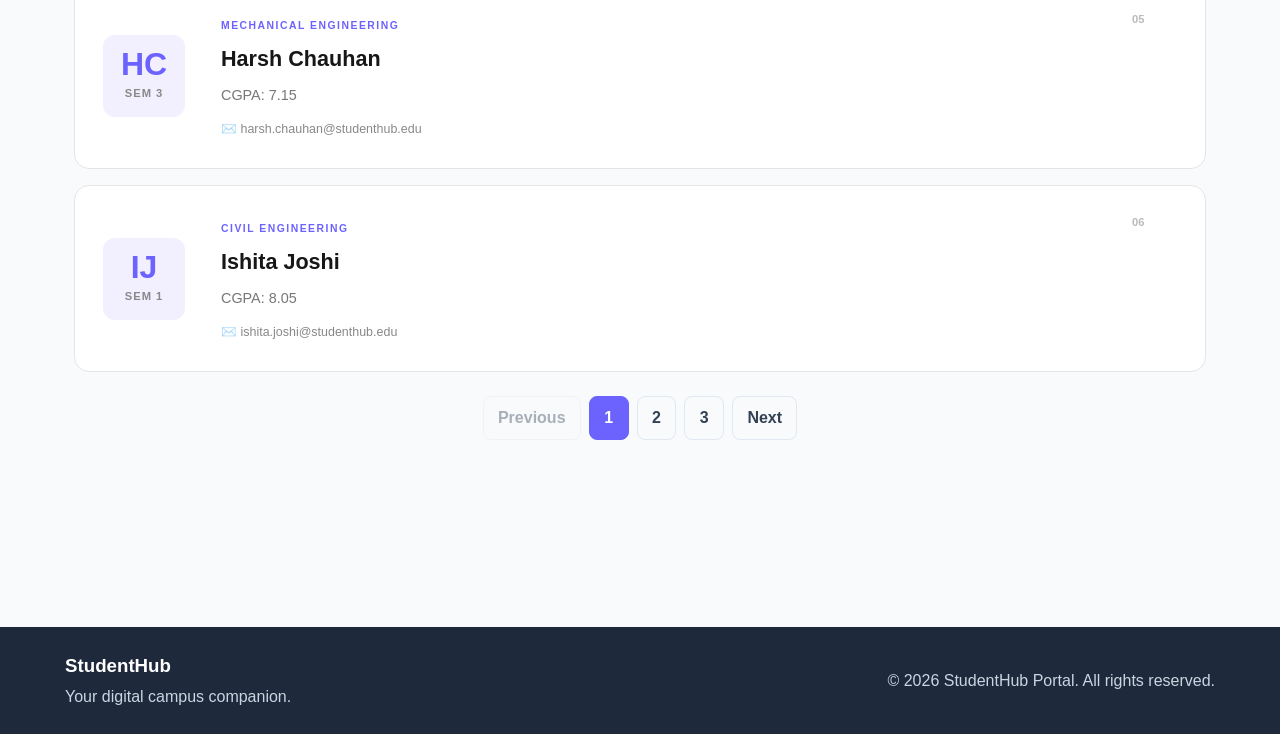
<file: students.html>
<!DOCTYPE html>

<html lang="en">

<head>
    <meta charset="UTF-8">
    <meta name="viewport" content="width=device-width, initial-scale=1.0">

    <title>StudentHub | Students</title>

    <link rel="stylesheet" href="css/style.css">
    <script src="js/script.js" defer></script>
    <script type="module" src="js/students.js"></script>
</head>

<body>

<!-- ================= HEADER ================= -->

<header>
    <h1>StudentHub</h1>

    <div class="header-controls">
        <button type="button" id="theme-toggle" aria-pressed="false" hidden>Dark mode</button>
        <button type="button" id="menu-toggle" aria-controls="main-navigation" aria-expanded="false" hidden>Menu</button>
    </div>
    <nav id="main-navigation" aria-label="Main navigation">
        <ul>
            <li><a href="home.html">Home</a></li>
            <li><a href="about.html">About</a></li>
            <li><a href="login.php">Login</a></li>
            <li><a href="register.html">Register</a></li>
            <li><a href="dashboard-router.php">Dashboard</a></li>
            <li><a href="events.html">Events</a></li>
            <li><a href="students.html" class="active">Students</a></li>
            <li><a href="profile.html">Profile</a></li>
            <li><a href="faq.html">FAQ</a></li>
            <li><a href="feedback.html">Feedback</a></li>
            <li><a href="contact.html">Contact</a></li>
        </ul>
    </nav>
</header>

<!-- ================= MAIN ================= -->

<main class="events-main">

    <section class="events-intro">
        <div>
            <span class="events-label">STUDENT DIRECTORY</span>
            <h2>
                Meet your<br>
                <span>fellow students</span>
            </h2>
            <p>
                Browse student profiles by name, department and CGPA.
            </p>
        </div>
        <div class="events-mark">2026</div>
    </section>

    <section class="events-section" aria-labelledby="students-heading">

        <div class="events-heading">
            <div>
                <span>DIRECTORY</span>
                <h3 id="students-heading">Student Profiles</h3>
            </div>
            <p>Loaded from an external JSON file.</p>
        </div>

        <div class="events-controls">
            <div class="control-group">
                <label for="student-search">Search students</label>
                <input type="search" id="student-search" placeholder="Search by name, department or email">
            </div>

            <div class="control-group">
                <label for="student-department">Department</label>
                <select id="student-department">
                    <option value="all">All departments</option>
                </select>
            </div>

            <div class="control-group">
                <label for="student-sort">Sort by</label>
                <select id="student-sort">
                    <option value="name-asc">Name (A to Z)</option>
                    <option value="name-desc">Name (Z to A)</option>
                    <option value="cgpa-desc">CGPA (high to low)</option>
                    <option value="cgpa-asc">CGPA (low to high)</option>
                </select>
            </div>
        </div>

        <p id="students-count" aria-live="polite"></p>
        <p id="data-notice" class="data-notice" aria-live="polite"></p>

        <div class="events-grid" id="students-container"></div>

        <nav id="pagination" class="pagination" aria-label="Student pages"></nav>

    </section>

</main>

<!-- ================= FOOTER ================= -->

<footer>
    <div class="footer-content">
        <div>
            <h3>StudentHub</h3>
            <p>Your digital campus companion.</p>
        </div>
        <div>
            <p>
                &copy; 2026 StudentHub Portal.
                All rights reserved.
            </p>
        </div>
    </div>
</footer>

</body>
</html>
</file>
<file: css/style.css>
/* =========================================================
   1. RESET & BASE
   ========================================================= */

* {
    margin: 0;
    padding: 0;
    box-sizing: border-box;
}

:root {
    --primary: #4f46e5;
    --primary-dark: #3730a3;
    --secondary: #7c3aed;

    --dark: #1e293b;
    --text: #334155;
    --text-light: #64748b;

    --background: #f8fafc;
    --surface: #ffffff;

    --border: #e2e8f0;

    --success: #16a34a;
    --warning: #f59e0b;

    --radius: 12px;

    --shadow: 0 4px 15px rgba(15, 23, 42, 0.08);
    --shadow-hover: 0 8px 25px rgba(15, 23, 42, 0.12);
}

html {
    scroll-behavior: smooth;
}

body {
    font-family: Arial, Helvetica, sans-serif;
    line-height: 1.6;
    color: var(--text);
    background: var(--background);
}

a {
    text-decoration: none;
    color: var(--primary);
}

img {
    max-width: 100%;
    display: block;
}

button,
input,
select,
textarea {
    font-family: inherit;
}

/* =========================================================
   2. HEADER & NAVIGATION
   ========================================================= */

header {
    background: #1e293b;
    color: white;
    padding: 1rem 1.5rem;
    box-shadow: 0 2px 8px rgba(0, 0, 0, 0.1);
}

header h1 {
    font-size: 1.5rem;
    margin-bottom: 0.7rem;
}

nav ul {
    display: flex;
    flex-wrap: wrap;
    gap: 0.4rem;
    list-style: none;
}

nav a {
    display: inline-block;
    color: #cbd5e1;
    padding: 0.45rem 0.75rem;
    border-radius: 6px;
    font-size: 0.9rem;
    transition: 0.2s ease;
}

nav a:hover,
nav a.active {
    color: white;
    background: #334155;
}

/* =========================================================
   3. MAIN CONTENT
   ========================================================= */

main {
    width: 100%;
    max-width: 1150px;
    margin: 0 auto;
    padding: 2rem 1.25rem;
}

main h2 {
    color: var(--dark);
    margin-bottom: 0.5rem;
}

main p {
    color: var(--text-light);
}

/* =========================================================
   4. GENERAL HERO
   ========================================================= */

.hero {
    text-align: center;
    padding: 3rem 1.5rem;
    margin-bottom: 2rem;
    border-radius: 16px;
    background: #eef2ff;
    border: 1px solid #c7d2fe;
}

.hero h2 {
    font-size: clamp(2rem, 5vw, 3rem);
    color: var(--dark);
    margin-bottom: 1rem;
}

.hero p {
    max-width: 650px;
    margin: 0 auto;
    color: var(--text-light);
}

/* =========================================================
   5. BUTTONS
   ========================================================= */

button,
.btn {
    display: inline-block;
    border: none;
    padding: 0.7rem 1.1rem;
    border-radius: 8px;
    background: var(--primary);
    color: white;
    font-weight: 600;
    cursor: pointer;
    transition: 0.2s ease;
}

button:hover,
.btn:hover {
    background: var(--primary-dark);
    transform: translateY(-1px);
}

.btn-secondary {
    background: white;
    color: var(--primary);
    border: 1px solid var(--primary);
}

.btn-secondary:hover {
    background: #eef2ff;
}

/* =========================================================
   6. FEATURES
   ========================================================= */

.features-grid {
    display: grid;
    grid-template-columns: 1fr;
    gap: 1.5rem;
    margin-top: 2rem;
}

.feature-card {
    position: relative;
    min-height: 250px;
    display: flex;
    flex-direction: column;

    background: var(--surface);
    border: 1px solid var(--border);
    border-radius: var(--radius);
    padding: 1.5rem;

    box-shadow: var(--shadow);
    transition: 0.2s ease;
}

.feature-card:hover {
    transform: translateY(-4px);
    box-shadow: var(--shadow-hover);
    border-color: #c7d2fe;
}

.feature-card h3 {
    color: var(--dark);
    font-size: 1.25rem;
    margin-bottom: 0.6rem;
}

.feature-card p {
    color: var(--text-light);
    margin-bottom: 1rem;
}

.feature-icon {
    width: 50px;
    height: 50px;
    display: grid;
    place-items: center;
    border-radius: 10px;
    font-size: 1.4rem;
    margin-bottom: 1rem;
}

.notice-icon {
    background: #eef2ff;
}

.timetable-icon {
    background: #f3e8ff;
}

.material-icon {
    background: #e0f2fe;
}

.feature-number {
    position: absolute;
    right: 1.5rem;
    top: 1.2rem;
    color: #cbd5e1;
    font-size: 0.75rem;
    font-weight: 800;
}

.feature-link {
    margin-top: auto;
    font-weight: 700;
    font-size: 0.9rem;
}

/* =========================================================
   7. ABOUT LAYOUT
   ========================================================= */

.about-layout {
    display: grid;
    grid-template-columns: 1fr;
    gap: 1.5rem;
    margin-top: 1.5rem;
}

.about-layout article,
.about-layout section {
    background: var(--surface);
    border: 1px solid var(--border);
    border-radius: var(--radius);
    padding: 1.5rem;
    box-shadow: var(--shadow);
}

/* =========================================================
   8. FORMS
   ========================================================= */

.form-section {
    background: var(--surface);
    border: 1px solid var(--border);
    border-radius: 14px;
    padding: 2rem;
    max-width: 550px;
    margin: 1.5rem auto;
    box-shadow: var(--shadow);
}

.form-section h2 {
    margin-bottom: 0.5rem;
}

.stacked-form {
    display: flex;
    flex-direction: column;
    gap: 1rem;
    margin-top: 1.5rem;
}

.form-group {
    display: flex;
    flex-direction: column;
    gap: 0.4rem;
}

.form-group label {
    font-weight: 600;
    color: var(--dark);
    font-size: 0.9rem;
}

.form-group input,
.form-group select,
.form-group textarea {
    width: 100%;
    padding: 0.75rem;
    border: 1px solid var(--border);
    border-radius: 8px;
    background: white;
    color: var(--text);
    outline: none;
}

.form-group input:focus,
.form-group select:focus,
.form-group textarea:focus {
    border-color: var(--primary);
    box-shadow: 0 0 0 3px rgba(79, 70, 229, 0.1);
}

.stacked-form button {
    width: 100%;
    margin-top: 0.5rem;
}

/* =========================================================
   9. DASHBOARD
   ========================================================= */

.dashboard-main {
    max-width: 1200px;
}

.dashboard-layout {
    display: grid;
    grid-template-columns: 1fr;
    gap: 1.5rem;
    margin-top: 1.5rem;
}

.dashboard-sidebar {
    background: #1e293b;
    border-radius: 12px;
    padding: 1rem;
    box-shadow: var(--shadow);
}

.dashboard-sidebar ul {
    list-style: none;
    display: flex;
    flex-direction: column;
    gap: 0.4rem;
}

.dashboard-sidebar a {
    display: block;
    color: #cbd5e1;
    padding: 0.7rem;
    border-radius: 7px;
    transition: 0.2s ease;
}

.dashboard-sidebar a:hover,
.dashboard-sidebar a.sidebar-active {
    background: #334155;
    color: white;
}

.sidebar-title {
    padding: 0.5rem 0.6rem 1rem;
    border-bottom: 1px solid #475569;
    margin-bottom: 0.8rem;
}

.sidebar-title span {
    display: block;
    color: #a5b4fc;
    font-size: 0.65rem;
    font-weight: 800;
    letter-spacing: 1px;
    margin-bottom: 0.2rem;
}

.sidebar-title h3 {
    color: white;
    font-size: 1rem;
}

.sidebar-icon {
    width: 28px;
    height: 28px;
    display: grid;
    place-items: center;
    border-radius: 7px;
    background: #334155;
    font-size: 0.85rem;
}

.dashboard-content {
    display: flex;
    flex-direction: column;
    gap: 1rem;
    min-width: 0;
}

.dashboard-panel {
    border-radius: 12px;
    padding: 1.5rem;
    background: white;
    border: 1px solid var(--border);
    box-shadow: var(--shadow);
}

.dashboard-content section {
    margin-bottom: 0;
}

/* =========================================================
   10. DASHBOARD WELCOME
   ========================================================= */

.dashboard-welcome {
    display: flex;
    align-items: center;
    justify-content: space-between;
    gap: 2rem;
    padding: 2.2rem;
    margin-bottom: 1.5rem;
    border-radius: 16px;
    background: #eef2ff;
    border: 1px solid #c7d2fe;
}

.dashboard-label {
    display: inline-block;
    color: var(--primary);
    font-size: 0.7rem;
    font-weight: 800;
    letter-spacing: 1px;
    margin-bottom: 0.5rem;
}

.dashboard-welcome h2 {
    color: var(--dark);
    font-size: clamp(2rem, 4vw, 3rem);
    line-height: 1.1;
    margin-bottom: 0.6rem;
}

.dashboard-welcome h2 span {
    color: var(--primary);
}

.dashboard-welcome p {
    max-width: 650px;
}

.dashboard-mark {
    width: 80px;
    height: 80px;
    flex-shrink: 0;
    display: grid;
    place-items: center;
    border-radius: 18px;
    background: white;
    border: 1px solid #c7d2fe;
    color: var(--primary);
    font-size: 1.3rem;
    font-weight: 800;
}

/* =========================================================
   11. DASHBOARD PANELS
   ========================================================= */

.panel-heading {
    display: flex;
    align-items: center;
    justify-content: space-between;
    gap: 1rem;
    padding-bottom: 1rem;
    margin-bottom: 1rem;
    border-bottom: 1px solid var(--border);
}

.panel-label {
    display: block;
    color: var(--primary);
    font-size: 0.65rem;
    font-weight: 800;
    letter-spacing: 1px;
    margin-bottom: 0.2rem;
}

.panel-heading h3 {
    color: var(--dark);
    font-size: 1.2rem;
}

.panel-icon {
    width: 40px;
    height: 40px;
    display: grid;
    place-items: center;
    border-radius: 9px;
    background: #eef2ff;
    font-size: 1rem;
}

/* =========================================================
   12. NOTICES
   ========================================================= */

.notice-list {
    display: flex;
    flex-direction: column;
    gap: 0.7rem;
}

.notice-item {
    display: flex;
    align-items: flex-start;
    gap: 0.8rem;
    padding: 0.9rem;
    border-radius: 9px;
    background: #f8fafc;
    border: 1px solid var(--border);
}

.notice-item:hover {
    background: #eef2ff;
}

.notice-dot {
    width: 8px;
    height: 8px;
    flex-shrink: 0;
    margin-top: 0.35rem;
    border-radius: 50%;
    background: var(--primary);
}

.notice-item h4 {
    color: var(--dark);
    font-size: 0.9rem;
    margin-bottom: 0.2rem;
}

.notice-item p {
    color: var(--text-light);
    font-size: 0.8rem;
}

/* =========================================================
   13. TIMETABLE
   ========================================================= */

.schedule-list {
    display: flex;
    flex-direction: column;
    gap: 0.7rem;
}

.schedule-item {
    display: grid;
    grid-template-columns: 70px 4px 1fr;
    align-items: center;
    gap: 1rem;
    padding: 0.9rem;
    border-radius: 9px;
    background: #f8fafc;
}

.schedule-item:hover {
    background: #eef2ff;
}

.schedule-time {
    color: var(--primary);
    font-size: 0.85rem;
    font-weight: 800;
    text-align: center;
}

.schedule-time span {
    display: block;
    color: var(--text-light);
    font-size: 0.65rem;
}

.schedule-line {
    width: 4px;
    height: 38px;
    border-radius: 5px;
    background: var(--primary);
}

.schedule-info h4 {
    color: var(--dark);
    font-size: 0.9rem;
}

.schedule-info p {
    font-size: 0.75rem;
    color: var(--text-light);
}

/* =========================================================
   14. STUDY MATERIALS
   ========================================================= */

.materials-box {
    display: flex;
    align-items: center;
    gap: 1rem;
    padding: 1.1rem;
    border-radius: 12px;
    background: #eef2ff;
    border: 1px solid #c7d2fe;
}

.materials-icon {
    width: 50px;
    height: 50px;
    flex-shrink: 0;
    display: grid;
    place-items: center;
    border-radius: 10px;
    background: white;
    font-size: 1.3rem;
}

.materials-box h4 {
    color: var(--dark);
    margin-bottom: 0.2rem;
}

.materials-box p {
    font-size: 0.8rem;
}

/* =========================================================
   15. STATS
   ========================================================= */

.stats-grid {
    display: grid;
    grid-template-columns: repeat(2, 1fr);
    gap: 1rem;
    margin: -1rem 0 3rem;
}

.stat-card {
    display: flex;
    align-items: center;
    gap: 0.8rem;
    background: white;
    border: 1px solid var(--border);
    border-radius: 10px;
    padding: 1rem;
    box-shadow: var(--shadow);
}

.stat-icon {
    width: 42px;
    height: 42px;
    display: grid;
    place-items: center;
    border-radius: 9px;
    background: #eef2ff;
    font-size: 1.2rem;
}

.stat-card strong,
.stat-card span {
    display: block;
}

.stat-card strong {
    color: var(--dark);
    font-size: 0.9rem;
}

.stat-card div span {
    color: var(--text-light);
    font-size: 0.75rem;
}

/* =========================================================
   16. HOME PAGE
   ========================================================= */

.home-hero {
    min-height: 430px;
    display: flex;
    align-items: center;
    justify-content: center;
    text-align: left;
    padding: 4rem;
    position: relative;
}

.hero-content {
    max-width: 700px;
}

.hero-badge {
    display: inline-block;
    padding: 0.4rem 0.8rem;
    margin-bottom: 1rem;
    border-radius: 20px;
    background: #e0e7ff;
    color: var(--primary-dark);
    font-size: 0.75rem;
    font-weight: 700;
}

.home-hero h2 {
    font-size: clamp(2.5rem, 6vw, 4.5rem);
    line-height: 1.05;
    margin-bottom: 1.2rem;
}

.home-hero h2 span {
    color: var(--primary);
}

.home-hero p {
    max-width: 650px;
    color: var(--text-light);
    font-size: 1.05rem;
    line-height: 1.7;
    margin-bottom: 1.5rem;
}

.hero-actions {
    display: flex;
    flex-wrap: wrap;
    gap: 0.8rem;
}

/* =========================================================
   17. HOME SECTIONS
   ========================================================= */

.home-section {
    margin-bottom: 4rem;
}

.section-heading {
    max-width: 700px;
    margin-bottom: 2rem;
}

.section-heading > span,
.section-label,
.final-cta > div > span {
    color: var(--primary);
    font-size: 0.75rem;
    font-weight: 800;
    letter-spacing: 1px;
}

.section-heading h2 {
    font-size: clamp(2rem, 4vw, 2.8rem);
    line-height: 1.15;
    margin: 0.5rem 0 0.8rem;
}

.section-heading h2 span {
    color: var(--primary);
}

/* =========================================================
   18. WHY STUDENTHUB
   ========================================================= */

.why-section {
    display: grid;
    grid-template-columns: 1fr;
    gap: 2rem;
    padding: 2.5rem;
    margin-bottom: 4rem;
    border-radius: 16px;
    background: #eef2ff;
    border: 1px solid #c7d2fe;
}

.why-content h2 {
    font-size: clamp(2rem, 4vw, 2.8rem);
    line-height: 1.1;
    margin: 0.5rem 0 1rem;
}

.why-content h2 span {
    color: var(--primary);
}

.why-content p {
    max-width: 500px;
    margin-bottom: 1rem;
}

.why-points {
    display: flex;
    flex-direction: column;
    gap: 1rem;
}

.why-point {
    display: flex;
    align-items: flex-start;
    gap: 1rem;
    padding: 1rem;
    border-radius: 10px;
    background: white;
    border: 1px solid var(--border);
}

.why-point > div {
    width: 35px;
    height: 35px;
    flex-shrink: 0;
    display: grid;
    place-items: center;
    border-radius: 8px;
    background: var(--primary);
    color: white;
    font-size: 0.75rem;
    font-weight: 700;
}

.why-point h3 {
    color: var(--dark);
    margin-bottom: 0.2rem;
    font-size: 1rem;
}

.why-point p {
    font-size: 0.85rem;
    color: var(--text-light);
}

/* =========================================================
   19. FINAL CTA
   ========================================================= */

.final-cta {
    display: flex;
    align-items: center;
    justify-content: space-between;
    gap: 2rem;
    padding: 2rem;
    margin-bottom: 2rem;
    border-radius: 14px;
    background: #1e293b;
    color: white;
}

.final-cta > div > span {
    color: #a5b4fc;
}

.final-cta h2 {
    color: white;
    margin-top: 0.4rem;
}

.final-cta h2 strong {
    color: #a5b4fc;
}

.cta-button {
    flex-shrink: 0;
}

/* =========================================================
   20. ABOUT PAGE
   ========================================================= */

.about-main {
    max-width: 1200px;
}

.about-hero {
    display: flex;
    align-items: center;
    justify-content: space-between;
    gap: 2rem;
    padding: 3rem;
    margin-bottom: 1.5rem;
    border-radius: 16px;
    background: #eef2ff;
    border: 1px solid #c7d2fe;
}

.about-hero-content {
    max-width: 760px;
}

.about-label {
    display: inline-block;
    margin-bottom: 0.6rem;
    color: var(--primary);
    font-size: 0.7rem;
    font-weight: 800;
    letter-spacing: 1px;
}

.about-hero h2 {
    color: var(--dark);
    font-size: clamp(2.2rem, 5vw, 3.5rem);
    line-height: 1.05;
    margin-bottom: 1rem;
}

.about-hero h2 span {
    color: var(--primary);
}

.about-hero p {
    max-width: 680px;
    color: var(--text-light);
}

.about-logo {
    width: 100px;
    height: 100px;
    flex-shrink: 0;
    display: grid;
    place-items: center;
    border-radius: 20px;
    background: white;
    border: 1px solid #c7d2fe;
    color: var(--primary);
    font-size: 1.6rem;
    font-weight: 800;
}

.about-grid {
    display: grid;
    grid-template-columns: repeat(2, minmax(0, 1fr));
    gap: 1.5rem;
    margin-bottom: 1.5rem;
}

.about-card {
    padding: 1.8rem;
    background: white;
    border: 1px solid var(--border);
    border-radius: 14px;
    box-shadow: var(--shadow);
}

.about-card-icon {
    width: 50px;
    height: 50px;
    display: grid;
    place-items: center;
    margin-bottom: 1rem;
    border-radius: 10px;
    background: #eef2ff;
    font-size: 1.3rem;
}

.card-label {
    display: block;
    margin-bottom: 0.3rem;
    color: var(--primary);
    font-size: 0.65rem;
    font-weight: 800;
    letter-spacing: 1px;
}

.about-card h3 {
    color: var(--dark);
    font-size: 1.4rem;
    margin-bottom: 0.6rem;
}

.about-card p {
    color: var(--text-light);
    font-size: 0.9rem;
    line-height: 1.7;
}

.mission-card {
    background: #f8fafc;
}

.about-highlight {
    display: grid;
    grid-template-columns: 1fr 1fr;
    align-items: center;
    gap: 2rem;
    padding: 2rem;
    border-radius: 14px;
    background: #eef2ff;
    border: 1px solid #c7d2fe;
    margin-bottom: 1rem;
}

.about-highlight h3 {
    color: var(--dark);
    font-size: clamp(1.7rem, 3vw, 2.3rem);
    line-height: 1.2;
}

.about-highlight h3 span {
    color: var(--primary);
}

.about-highlight p {
    color: var(--text-light);
    line-height: 1.7;
    font-size: 0.9rem;
}

/* =========================================================
   21. PROFILE PAGE
   ========================================================= */

.profile-main {
    max-width: 1100px;
    margin: 0 auto;
    padding: 55px 25px 70px;
}

.profile-heading {
    margin-bottom: 35px;
}

.profile-label {
    font-size: 12px;
    font-weight: 700;
    letter-spacing: 2px;
    color: #6b7280;
}

.profile-heading h2 {
    font-size: 42px;
    margin: 8px 0;
}

.profile-heading h2 span {
    color: #2563eb;
}

.profile-heading p {
    color: #6b7280;
    margin: 0;
}

.profile-layout {
    display: grid;
    grid-template-columns: 1fr 1.25fr;
    gap: 22px;
    margin-bottom: 22px;
}

.profile-card,
.edit-profile-card {
    background: #ffffff;
    border: 1px solid #e5e7eb;
    border-radius: 16px;
    padding: 28px;
    box-shadow: 0 8px 25px rgba(0, 0, 0, 0.05);
}

.profile-top {
    display: flex;
    align-items: center;
    gap: 18px;
}

.profile-avatar {
    width: 82px;
    height: 82px;
    border-radius: 50%;
    object-fit: cover;
    border: 3px solid #e5e7eb;
}

.profile-top h3 {
    margin: 0 0 5px;
    font-size: 22px;
}

.profile-role {
    margin: 0 0 8px;
    color: #6b7280;
    font-size: 14px;
}

.profile-status {
    font-size: 12px;
    font-weight: 600;
    color: #15803d;
}

.profile-divider {
    height: 1px;
    background: #e5e7eb;
    margin: 25px 0;
}

.profile-details {
    display: grid;
    gap: 18px;
}

.profile-details div {
    display: flex;
    flex-direction: column;
    gap: 5px;
}

.profile-details span,
.info-box span,
.card-heading > div > span,
.edit-heading > div > span {
    font-size: 11px;
    font-weight: 700;
    letter-spacing: 1.3px;
    color: #9ca3af;
}

.profile-details strong {
    font-size: 14px;
    color: #374151;
}

.card-heading,
.edit-heading {
    display: flex;
    justify-content: space-between;
    align-items: flex-start;
    margin-bottom: 25px;
}

.card-heading h3,
.edit-heading h3 {
    margin: 5px 0 0;
    font-size: 21px;
}

.card-symbol,
.edit-symbol {
    font-size: 22px;
}

.academic-info {
    display: grid;
    grid-template-columns: 1fr 1fr;
    gap: 14px;
}

.info-box {
    padding: 17px;
    background: #f8fafc;
    border: 1px solid #e5e7eb;
    border-radius: 10px;
}

.info-box strong {
    display: block;
    margin-top: 7px;
    font-size: 14px;
    color: #374151;
}

/* PROFILE FORM */

.profile-form {
    display: flex;
    flex-direction: column;
    gap: 20px;
}

.form-row {
    display: grid;
    grid-template-columns: 1fr 1fr;
    gap: 18px;
}

.profile-form label {
    display: block;
    margin-bottom: 7px;
    font-size: 13px;
    font-weight: 600;
    color: #374151;
}

.profile-form input {
    width: 100%;
    box-sizing: border-box;
    padding: 12px 13px;
    border: 1px solid #d1d5db;
    border-radius: 8px;
    font-size: 14px;
    background: #ffffff;
}

.profile-form input:focus {
    outline: none;
    border-color: #2563eb;
    box-shadow: 0 0 0 3px rgba(37, 99, 235, 0.1);
}

.profile-save {
    align-self: flex-start;
    border: none;
    border-radius: 8px;
    padding: 11px 20px;
    background: #2563eb;
    color: #ffffff;
    font-size: 14px;
    font-weight: 600;
    cursor: pointer;
}

.profile-save:hover {
    background: #1d4ed8;
}

/* =========================================================
   22. LOGIN PAGE
   ========================================================= */

.login-main {
    max-width: 1180px;
    margin: 0 auto;
    padding: 70px 24px 80px;
}

.login-layout {
    display: grid;
    grid-template-columns: 1fr 460px;
    gap: 70px;
    align-items: center;
    min-height: 620px;
}

.login-intro {
    padding: 20px 10px;
}

.login-label {
    display: inline-block;
    margin-bottom: 20px;
    font-size: 0.75rem;
    font-weight: 700;
    letter-spacing: 2px;
    color: #6c63ff;
}

.login-intro h2 {
    margin: 0 0 22px;
    font-size: clamp(3.5rem, 7vw, 6.5rem);
    line-height: 0.9;
    letter-spacing: -4px;
}

.login-intro h2 span {
    color: #6c63ff;
}

.login-intro > p {
    max-width: 520px;
    margin-bottom: 42px;
    font-size: 1.05rem;
    line-height: 1.8;
    color: #666;
}

.login-highlights {
    display: flex;
    flex-direction: column;
    gap: 18px;
    max-width: 470px;
}

.login-highlight {
    display: flex;
    align-items: center;
    gap: 18px;
    padding: 14px 0;
    border-bottom: 1px solid #e9e9e9;
}

.login-highlight > span {
    width: 38px;
    font-size: 0.75rem;
    font-weight: 700;
    color: #aaa;
}

.login-highlight strong {
    display: block;
    margin-bottom: 3px;
    font-size: 0.95rem;
}

.login-highlight small {
    color: #888;
    font-size: 0.82rem;
}

.login-card {
    padding: 38px;
    background: #fff;
    border: 1px solid #e8e8e8;
    border-radius: 18px;
    box-shadow: 0 18px 50px rgba(0, 0, 0, 0.08);
}

.login-card-heading {
    display: flex;
    align-items: center;
    gap: 15px;
    margin-bottom: 20px;
}

.login-card-icon {
    display: flex;
    align-items: center;
    justify-content: center;
    width: 52px;
    height: 52px;
    border-radius: 14px;
    background: #6c63ff;
    color: #fff;
    font-size: 0.9rem;
    font-weight: 800;
    letter-spacing: 1px;
}

.login-card-heading span {
    display: block;
    margin-bottom: 4px;
    font-size: 0.68rem;
    font-weight: 700;
    letter-spacing: 1.5px;
    color: #999;
}

.login-card-heading h3 {
    margin: 0;
    font-size: 1.8rem;
}

.login-card-text {
    margin-bottom: 28px;
    color: #777;
    line-height: 1.6;
}

.login-card .form-group {
    margin-bottom: 20px;
}

.login-card .form-group label {
    display: block;
    margin-bottom: 8px;
    font-size: 0.85rem;
    font-weight: 600;
}

.login-card .form-group input {
    width: 100%;
    box-sizing: border-box;
    padding: 14px 15px;
    border: 1px solid #ddd;
    border-radius: 9px;
    background: #fafafa;
    font-size: 0.95rem;
    transition: 0.2s ease;
}

.login-card .form-group input:focus {
    outline: none;
    border-color: #6c63ff;
    background: #fff;
    box-shadow: 0 0 0 3px rgba(108, 99, 255, 0.1);
}

.login-options {
    display: flex;
    justify-content: space-between;
    align-items: center;
    margin: 2px 0 24px;
    font-size: 0.8rem;
}

.remember-option {
    display: flex;
    align-items: center;
    gap: 7px;
    color: #777;
}

.remember-option input {
    accent-color: #6c63ff;
}

.forgot-link {
    color: #6c63ff;
    font-weight: 600;
}

.forgot-link:hover {
    text-decoration: underline;
}

.login-button {
    width: 100%;
    padding: 15px;
    border: none;
    border-radius: 9px;
    background: #171717;
    color: #fff;
    font-size: 0.95rem;
    font-weight: 700;
    cursor: pointer;
    transition: 0.25s ease;
}

.login-button:hover {
    background: #6c63ff;
    transform: translateY(-2px);
    box-shadow: 0 8px 20px rgba(108, 99, 255, 0.2);
}

.login-divider {
    display: flex;
    align-items: center;
    gap: 12px;
    margin: 28px 0 18px;
}

.login-divider::before,
.login-divider::after {
    content: "";
    flex: 1;
    height: 1px;
    background: #e5e5e5;
}

.login-divider span {
    font-size: 0.65rem;
    font-weight: 700;
    letter-spacing: 1px;
    color: #aaa;
}

.register-link {
    display: block;
    text-align: center;
    color: #171717;
    font-size: 0.9rem;
    font-weight: 700;
}

.register-link:hover {
    color: #6c63ff;
}

/* =========================================================
   23. REGISTER PAGE
   ========================================================= */

.register-main {
    max-width: 1180px;
    margin: 0 auto;
    padding: 70px 24px 80px;
}

.register-layout {
    display: grid;
    grid-template-columns: 1fr 460px;
    gap: 70px;
    align-items: center;
    min-height: 620px;
}

.register-intro {
    padding: 20px 10px;
}

.register-label {
    display: inline-block;
    margin-bottom: 20px;
    font-size: 0.75rem;
    font-weight: 700;
    letter-spacing: 2px;
    color: #6c63ff;
}

.register-intro h2 {
    margin: 0 0 22px;
    font-size: clamp(3.5rem, 7vw, 6.2rem);
    line-height: 0.9;
    letter-spacing: -4px;
}

.register-intro h2 span {
    color: #6c63ff;
}

.register-intro > p {
    max-width: 520px;
    margin-bottom: 38px;
    font-size: 1.05rem;
    line-height: 1.8;
    color: #666;
}

.register-note {
    display: flex;
    align-items: flex-start;
    gap: 16px;
    max-width: 450px;
    padding: 20px 0;
    border-top: 1px solid #e5e5e5;
    border-bottom: 1px solid #e5e5e5;
}

.register-note > span {
    display: flex;
    align-items: center;
    justify-content: center;
    width: 38px;
    height: 38px;
    border-radius: 10px;
    background: #f1efff;
    color: #6c63ff;
    font-size: 1rem;
}

.register-note strong {
    display: block;
    margin-bottom: 5px;
    font-size: 0.95rem;
}

.register-note small {
    display: block;
    max-width: 330px;
    color: #888;
    line-height: 1.5;
}

.register-card {
    padding: 38px;
    background: #fff;
    border: 1px solid #e8e8e8;
    border-radius: 18px;
    box-shadow: 0 18px 50px rgba(0, 0, 0, 0.08);
}

.register-card-heading {
    display: flex;
    align-items: center;
    gap: 15px;
    margin-bottom: 20px;
}

.register-card-icon {
    display: flex;
    align-items: center;
    justify-content: center;
    width: 52px;
    height: 52px;
    border-radius: 14px;
    background: #171717;
    color: #fff;
    font-size: 1.4rem;
}

.register-card-heading span {
    display: block;
    margin-bottom: 4px;
    font-size: 0.68rem;
    font-weight: 700;
    letter-spacing: 1.5px;
    color: #999;
}

.register-card-heading h3 {
    margin: 0;
    font-size: 1.8rem;
}

.register-card-text {
    margin-bottom: 28px;
    color: #777;
    line-height: 1.6;
}

.register-card .form-group {
    margin-bottom: 18px;
}

.register-card .form-group label {
    display: block;
    margin-bottom: 8px;
    font-size: 0.85rem;
    font-weight: 600;
}

.register-card .form-group input,
.register-card .form-group select {
    width: 100%;
    box-sizing: border-box;
    padding: 13px 15px;
    border: 1px solid #ddd;
    border-radius: 9px;
    background: #fafafa;
    font-family: inherit;
    font-size: 0.95rem;
    transition: 0.2s ease;
}

.register-card .form-group input:focus,
.register-card .form-group select:focus {
    outline: none;
    border-color: #6c63ff;
    background: #fff;
    box-shadow: 0 0 0 3px rgba(108, 99, 255, 0.1);
}

.register-button {
    width: 100%;
    margin-top: 6px;
    padding: 15px;
    border: none;
    border-radius: 9px;
    background: #171717;
    color: #fff;
    font-size: 0.92rem;
    font-weight: 700;
    cursor: pointer;
    transition: 0.25s ease;
}

.register-button:hover {
    background: #6c63ff;
    transform: translateY(-2px);
    box-shadow: 0 8px 20px rgba(108, 99, 255, 0.2);
}

.register-footer {
    display: flex;
    justify-content: center;
    align-items: center;
    gap: 8px;
    margin-top: 25px;
    padding-top: 22px;
    border-top: 1px solid #e9e9e9;
}

.register-footer span {
    font-size: 0.65rem;
    font-weight: 700;
    letter-spacing: 1px;
    color: #aaa;
}

.register-footer a {
    color: #6c63ff;
    font-size: 0.85rem;
    font-weight: 700;
}

.register-footer a:hover {
    text-decoration: underline;
}

/* =========================================================
   24. EVENTS PAGE
   ========================================================= */

.events-main {
    max-width: 1180px;
    margin: 0 auto;
    padding: 70px 24px 80px;
}

.events-intro {
    display: flex;
    justify-content: space-between;
    align-items: flex-end;
    gap: 40px;
    padding: 25px 10px 65px;
}

.events-label {
    display: inline-block;
    margin-bottom: 20px;
    color: #6c63ff;
    font-size: 0.75rem;
    font-weight: 700;
    letter-spacing: 2px;
}

.events-intro h2 {
    margin: 0 0 22px;
    font-size: clamp(3.2rem, 6vw, 5.7rem);
    line-height: 0.92;
    letter-spacing: -3px;
}

.events-intro h2 span {
    color: #6c63ff;
}

.events-intro p {
    max-width: 520px;
    margin: 0;
    color: #666;
    font-size: 1.02rem;
    line-height: 1.8;
}

.events-mark {
    display: flex;
    align-items: center;
    justify-content: center;
    width: 130px;
    height: 130px;
    border: 1px solid #ddd;
    border-radius: 50%;
    color: #aaa;
    font-size: 0.85rem;
    font-weight: 700;
    letter-spacing: 2px;
    flex-shrink: 0;
}

.events-section {
    padding: 35px 0;
}

.events-heading {
    display: flex;
    justify-content: space-between;
    align-items: flex-end;
    margin-bottom: 25px;
    padding-bottom: 15px;
    border-bottom: 1px solid #e5e5e5;
}

.events-heading > div > span {
    color: #999;
    font-size: 0.68rem;
    font-weight: 700;
    letter-spacing: 1.5px;
}

.events-heading h3 {
    margin: 5px 0 0;
    font-size: 1.8rem;
}

.events-heading p {
    margin: 0;
    color: #888;
    font-size: 0.85rem;
}

.events-grid {
    display: grid;
    grid-template-columns: 1fr;
    gap: 16px;
}

.event-card {
    position: relative;
    display: grid;
    grid-template-columns: 90px 1fr 45px;
    gap: 28px;
    align-items: center;
    padding: 28px;
    border: 1px solid #e5e5e5;
    border-radius: 15px;
    background: #fff;
    transition: 0.25s ease;
}

.event-card:hover {
    border-color: #c9c5ff;
    transform: translateY(-3px);
    box-shadow: 0 12px 30px rgba(0, 0, 0, 0.06);
}

.event-date {
    display: flex;
    flex-direction: column;
    align-items: center;
    justify-content: center;
    width: 82px;
    height: 82px;
    border-radius: 12px;
    background: #f2f0ff;
}

.event-date strong {
    font-size: 2rem;
    line-height: 1;
    color: #6c63ff;
}

.event-date span {
    margin-top: 5px;
    color: #888;
    font-size: 0.7rem;
    font-weight: 700;
    letter-spacing: 1px;
}

.event-type {
    display: inline-block;
    margin-bottom: 7px;
    color: #6c63ff;
    font-size: 0.65rem;
    font-weight: 700;
    letter-spacing: 1.5px;
}

.event-content h3 {
    margin: 0 0 8px;
    font-size: 1.35rem;
    color: #171717;
}

.event-content p {
    max-width: 650px;
    margin: 0 0 13px;
    color: #777;
    font-size: 0.9rem;
    line-height: 1.6;
}

.event-meta {
    color: #888;
    font-size: 0.78rem;
}

.event-number {
    align-self: flex-start;
    color: #bbb;
    font-size: 0.7rem;
    font-weight: 700;
}

.events-note {
    display: flex;
    align-items: center;
    gap: 18px;
    margin-top: 45px;
    padding: 24px;
    border-radius: 14px;
    background: #171717;
    color: #fff;
}

.events-note-icon {
    display: flex;
    align-items: center;
    justify-content: center;
    width: 45px;
    height: 45px;
    border-radius: 10px;
    background: #6c63ff;
    font-size: 1.3rem;
}

.events-note span {
    color: #aaa;
    font-size: 0.65rem;
    font-weight: 700;
    letter-spacing: 1.5px;
}

.events-note h3 {
    margin: 5px 0 0;
    font-size: 1rem;
    font-weight: 500;
}

/* =========================================================
   25. FOOTER
   ========================================================= */

footer {
    background: #1e293b;
    color: #cbd5e1;
    text-align: center;
    padding: 1.5rem;
    margin-top: 3rem;
}

footer p {
    color: #cbd5e1;
}

.footer-content {
    max-width: 1150px;
    margin: auto;
    display: flex;
    align-items: center;
    justify-content: space-between;
    gap: 2rem;
    text-align: left;
}

.footer-content h3 {
    color: white;
    margin-bottom: 0.2rem;
}

.footer-content p {
    margin: 0;
}

/* =========================================================
   26. TABLET
   ========================================================= */

@media (min-width: 768px) {

    header {
        padding: 1rem 2rem;
        display: flex;
        justify-content: space-between;
        align-items: center;
    }

    header h1 {
        margin-bottom: 0;
    }

    main {
        padding: 2.5rem 2rem;
    }

    .features-grid {
        grid-template-columns: repeat(2, 1fr);
    }

    .events-grid {
        grid-template-columns: 1fr;
    }

    .about-layout {
        grid-template-columns: 2fr 1fr;
    }

    .dashboard-layout {
        grid-template-columns: 220px 1fr;
    }

    .stats-grid {
        grid-template-columns: repeat(4, 1fr);
    }

    .why-section {
        grid-template-columns: 1fr 1fr;
        align-items: center;
    }
}

/* =========================================================
   27. DESKTOP
   ========================================================= */

@media (min-width: 1024px) {

    .features-grid {
        grid-template-columns: repeat(3, 1fr);
    }

    .hero {
        padding: 4rem 2rem;
    }

    .home-hero {
        justify-content: flex-start;
        padding-left: 5rem;
    }
}

/* =========================================================
   28. TABLET / SMALL DESKTOP
   ========================================================= */

@media (max-width: 900px) {

    .login-layout,
    .register-layout {
        grid-template-columns: 1fr;
        gap: 40px;
    }

    .login-intro,
    .register-intro {
        text-align: center;
    }

    .login-intro > p,
    .login-highlights,
    .register-intro > p,
    .register-note {
        margin-left: auto;
        margin-right: auto;
    }

    .login-highlights,
    .register-note {
        text-align: left;
    }

    .profile-layout {
        grid-template-columns: 1fr;
    }

    .form-row {
        grid-template-columns: 1fr;
    }
}

/* =========================================================
   29. MOBILE
   ========================================================= */

@media (max-width: 767px) {

    .dashboard-welcome {
        padding: 1.8rem 1.3rem;
        text-align: center;
    }

    .dashboard-welcome p {
        margin: auto;
    }

    .dashboard-mark {
        display: none;
    }

    .dashboard-sidebar {
        min-height: auto;
    }

    .dashboard-sidebar ul {
        display: grid;
        grid-template-columns: repeat(3, 1fr);
    }

    .dashboard-sidebar a {
        text-align: center;
        font-size: 0.7rem;
    }

    .schedule-item {
        grid-template-columns: 60px 4px 1fr;
    }

    .about-hero {
        padding: 2rem 1.5rem;
        text-align: center;
    }

    .about-hero p {
        margin: auto;
    }

    .about-logo {
        display: none;
    }

    .about-grid {
        grid-template-columns: 1fr;
    }

    .about-highlight {
        grid-template-columns: 1fr;
        text-align: center;
    }

    .home-hero {
        text-align: center;
        padding: 3rem 1.3rem;
    }

    .hero-actions {
        justify-content: center;
    }

    .section-heading {
        text-align: center;
        margin-left: auto;
        margin-right: auto;
    }

    .final-cta {
        flex-direction: column;
        text-align: center;
    }

    .footer-content {
        flex-direction: column;
        text-align: center;
    }

    .dashboard-welcome {
        flex-direction: column;
    }

    .events-main {
        padding: 40px 16px 60px;
    }

    .events-intro {
        align-items: flex-start;
        flex-direction: column;
        padding-bottom: 45px;
    }

    .events-mark {
        width: 90px;
        height: 90px;
    }

    .events-heading {
        align-items: flex-start;
        flex-direction: column;
        gap: 8px;
    }

    .event-card {
        grid-template-columns: 70px 1fr;
        gap: 18px;
        padding: 20px;
    }

    .event-date {
        width: 65px;
        height: 65px;
    }

    .event-date strong {
        font-size: 1.5rem;
    }

    .event-number {
        display: none;
    }

    .profile-heading h2 {
        font-size: 34px;
    }

    .profile-main {
        padding: 40px 16px;
    }

    .academic-info {
        grid-template-columns: 1fr;
    }
}

/* =========================================================
   30. SMALL MOBILE
   ========================================================= */

@media (max-width: 520px) {

    header h1 {
        font-size: 1.3rem;
    }

    nav ul {
        gap: 0.2rem;
    }

    nav a {
        font-size: 0.8rem;
        padding: 0.35rem 0.5rem;
    }

    .hero {
        padding: 2.5rem 1rem;
    }

    .home-hero h2 {
        font-size: 2.3rem;
    }

    .stats-grid {
        grid-template-columns: 1fr;
    }

    .why-section {
        padding: 1.4rem;
    }

    .final-cta {
        padding: 1.7rem 1.2rem;
    }

    .about-hero h2 {
        font-size: 2.1rem;
    }

    .about-card {
        padding: 1.3rem;
    }

    .about-highlight {
        padding: 1.4rem;
    }

    .dashboard-welcome h2 {
        font-size: 2rem;
    }

    .dashboard-panel {
        padding: 1.1rem;
    }

    .dashboard-sidebar ul {
        grid-template-columns: 1fr;
    }

    .dashboard-sidebar a {
        text-align: left;
    }

    .materials-box {
        align-items: flex-start;
    }

    .form-section {
        padding: 1.3rem;
    }

    .login-main,
    .register-main {
        padding: 40px 16px 60px;
    }

    .login-intro h2,
    .register-intro h2 {
        font-size: 4rem;
        letter-spacing: -2px;
    }

    .login-card,
    .register-card {
        padding: 26px 20px;
    }

    .login-options {
        align-items: flex-start;
        gap: 15px;
        flex-direction: column;
    }

    .register-footer {
        flex-direction: column;
        gap: 5px;
    }

    .profile-card,
    .edit-profile-card {
        padding: 20px;
    }

    .profile-top {
        align-items: flex-start;
    }

    .profile-avatar {
        width: 70px;
        height: 70px;
    }

    .event-card {
        grid-template-columns: 1fr;
    }

    .event-date {
        width: 70px;
        height: 70px;
    }

    .events-intro h2 {
        font-size: 3rem;
    }

    .events-note {
        align-items: flex-start;
    }
}
/* =========================================================
FAQ PAGE
========================================================= */

.faq-main {
max-width: 1180px;
margin: 0 auto;
padding: 70px 24px 80px;
}

/* ================= FAQ INTRO ================= */

.faq-intro {
display: flex;
justify-content: space-between;
align-items: center;
gap: 50px;
padding: 25px 10px 65px;
}

.faq-intro-content {
max-width: 750px;
}

.faq-label {
display: inline-block;
margin-bottom: 20px;
color: #6c63ff;
font-size: 0.75rem;
font-weight: 700;
letter-spacing: 2px;
}

.faq-intro h2 {
margin: 0 0 22px;
font-size: clamp(3.2rem, 6vw, 5.5rem);
line-height: 0.95;
letter-spacing: -3px;
color: #171717;
}

.faq-intro h2 span {
color: #6c63ff;
}

.faq-intro p {
max-width: 600px;
margin: 0;
color: #666;
font-size: 1.02rem;
line-height: 1.8;
}

/* ================= FAQ CATEGORIES ================= */

.faq-categories {
display: flex;
flex-wrap: wrap;
gap: 8px;
margin-top: 25px;
}

.faq-categories span {
padding: 7px 12px;
border-radius: 20px;
background: #f2f0ff;
color: #6c63ff;
font-size: 0.7rem;
font-weight: 700;
}

/* ================= FAQ SIDE INFO ================= */

.faq-side-info {
width: 180px;
flex-shrink: 0;
}

.faq-mark {
display: flex;
align-items: center;
justify-content: center;
width: 120px;
height: 120px;
margin-bottom: 20px;
border: 1px solid #ddd;
border-radius: 50%;
color: #6c63ff;
font-size: 3rem;
font-weight: 700;
}

.faq-side-info > span {
display: block;
margin-bottom: 5px;
color: #999;
font-size: 0.65rem;
font-weight: 700;
letter-spacing: 1.5px;
}

.faq-side-info strong {
display: block;
margin-bottom: 5px;
color: #171717;
font-size: 1.1rem;
}

.faq-side-info p {
color: #888;
font-size: 0.8rem;
line-height: 1.5;
}

/* ================= FAQ SECTION ================= */

.faq-section {
padding: 35px 0;
}

.faq-heading {
display: flex;
justify-content: space-between;
align-items: flex-end;
gap: 20px;
margin-bottom: 25px;
padding-bottom: 15px;
border-bottom: 1px solid #e5e5e5;
}

.faq-heading > div > span {
color: #999;
font-size: 0.68rem;
font-weight: 700;
letter-spacing: 1.5px;
}

.faq-heading h3 {
margin: 5px 0 0;
color: #171717;
font-size: 1.8rem;
}

.faq-heading p {
margin: 0;
color: #888;
font-size: 0.85rem;
}

/* ================= FAQ LIST ================= */

.faq-list {
display: flex;
flex-direction: column;
gap: 12px;
}

.faq-item {
display: grid;
grid-template-columns: 55px 1fr;
gap: 20px;
padding: 22px 25px;
border: 1px solid #e5e5e5;
border-radius: 12px;
background: #fff;
transition: 0.25s ease;
}

.faq-item:hover {
border-color: #c9c5ff;
transform: translateY(-2px);
box-shadow: 0 10px 25px rgba(0, 0, 0, 0.05);
}

.faq-number {
color: #aaa;
font-size: 0.7rem;
font-weight: 700;
padding-top: 4px;
}

.faq-question h3 {
margin: 0 0 7px;
color: #171717;
font-size: 1rem;
}

.faq-question p {
max-width: 800px;
margin: 0;
color: #777;
font-size: 0.88rem;
line-height: 1.65;
}

/* ================= FAQ HELP ================= */

.faq-help {
display: flex;
align-items: center;
justify-content: space-between;
gap: 25px;
margin-top: 45px;
padding: 28px;
border-radius: 14px;
background: #171717;
color: #fff;
}

.faq-help > div > span {
color: #aaa;
font-size: 0.65rem;
font-weight: 700;
letter-spacing: 1.5px;
}

.faq-help h3 {
margin: 6px 0 0;
color: #fff;
font-size: 1.15rem;
font-weight: 500;
}

.faq-help h3 strong {
color: #a5a0ff;
}

.faq-help-button {
flex-shrink: 0;
padding: 11px 18px;
border-radius: 8px;
background: #6c63ff;
color: #fff;
font-size: 0.85rem;
font-weight: 700;
transition: 0.25s ease;
}

.faq-help-button:hover {
background: #554ce8;
transform: translateY(-2px);
}

/* ================= FAQ RESPONSIVE ================= */

@media (max-width: 700px) {


.faq-main {
    padding: 40px 16px 60px;
}

.faq-intro {
    flex-direction: column;
    align-items: flex-start;
    gap: 35px;
    padding: 15px 0 45px;
}

.faq-intro h2 {
    font-size: 3.3rem;
    letter-spacing: -2px;
}

.faq-side-info {
    width: 100%;
}

.faq-mark {
    width: 90px;
    height: 90px;
    font-size: 2.2rem;
}

.faq-heading {
    flex-direction: column;
    align-items: flex-start;
    gap: 8px;
}

.faq-item {
    grid-template-columns: 35px 1fr;
    gap: 12px;
    padding: 20px;
}

.faq-help {
    flex-direction: column;
    align-items: flex-start;
}

.faq-help-button {
    width: 100%;
    text-align: center;
}


}

@media (max-width: 480px) {


.faq-intro h2 {
    font-size: 2.7rem;
}

.faq-item {
    padding: 17px;
}

.faq-question h3 {
    font-size: 0.95rem;
}

.faq-question p {
    font-size: 0.82rem;
}

.faq-help {
    padding: 22px 18px;
}


}
/* =========================================================
FEEDBACK PAGE
========================================================= */

.feedback-main {
max-width: 1180px;
margin: 0 auto;
padding: 70px 24px 80px;
}

/* ================= FEEDBACK INTRO ================= */

.feedback-intro {
display: flex;
justify-content: space-between;
align-items: flex-end;
gap: 40px;
padding: 25px 10px 65px;
}

.feedback-label {
display: inline-block;
margin-bottom: 20px;
color: #6c63ff;
font-size: 0.75rem;
font-weight: 700;
letter-spacing: 2px;
}

.feedback-intro h2 {
max-width: 800px;
margin: 0 0 22px;
color: #171717;
font-size: clamp(3.2rem, 6vw, 5.7rem);
line-height: 0.92;
letter-spacing: -3px;
}

.feedback-intro h2 span {
color: #6c63ff;
}

.feedback-intro p {
max-width: 600px;
margin: 0;
color: #666;
font-size: 1.02rem;
line-height: 1.8;
}

.feedback-mark {
display: flex;
align-items: center;
justify-content: center;
width: 130px;
height: 130px;
flex-shrink: 0;
border: 1px solid #ddd;
border-radius: 50%;
color: #6c63ff;
font-size: 2rem;
font-weight: 700;
}

/* ================= FEEDBACK LAYOUT ================= */

.feedback-layout {
display: grid;
grid-template-columns: 1.4fr 0.8fr;
gap: 25px;
align-items: start;
}

/* ================= FEEDBACK CARD ================= */

.feedback-card {
padding: 32px;
background: #fff;
border: 1px solid #e5e5e5;
border-radius: 16px;
box-shadow: 0 10px 30px rgba(0, 0, 0, 0.05);
}

.feedback-card-heading {
display: flex;
justify-content: space-between;
align-items: flex-start;
gap: 20px;
margin-bottom: 28px;
padding-bottom: 18px;
border-bottom: 1px solid #e5e5e5;
}

.feedback-card-heading > div > span {
color: #999;
font-size: 0.65rem;
font-weight: 700;
letter-spacing: 1.5px;
}

.feedback-card-heading h3 {
margin: 5px 0 0;
color: #171717;
font-size: 1.6rem;
}

.feedback-icon {
display: flex;
align-items: center;
justify-content: center;
width: 45px;
height: 45px;
border-radius: 10px;
background: #f2f0ff;
font-size: 1.1rem;
}

/* ================= FEEDBACK FORM ================= */

.feedback-form {
display: flex;
flex-direction: column;
gap: 22px;
}

.feedback-form label {
display: block;
margin-bottom: 8px;
color: #374151;
font-size: 0.85rem;
font-weight: 600;
}

.rating-section select,
.feedback-form textarea {
width: 100%;
box-sizing: border-box;
padding: 13px 15px;
border: 1px solid #d1d5db;
border-radius: 9px;
background: #fafafa;
color: #374151;
font-family: inherit;
font-size: 0.9rem;
transition: 0.2s ease;
}

.rating-section select {
cursor: pointer;
}

.feedback-form textarea {
resize: vertical;
min-height: 140px;
}

.rating-section select:focus,
.feedback-form textarea:focus {
outline: none;
border-color: #6c63ff;
background: #fff;
box-shadow: 0 0 0 3px rgba(108, 99, 255, 0.1);
}

.feedback-form textarea::placeholder {
color: #aaa;
}

/* ================= SUBMIT BUTTON ================= */

.feedback-submit {
align-self: flex-start;
margin-top: 2px;
padding: 13px 22px;
border: none;
border-radius: 9px;
background: #171717;
color: #fff;
font-size: 0.9rem;
font-weight: 700;
cursor: pointer;
transition: 0.25s ease;
}

.feedback-submit:hover {
background: #6c63ff;
transform: translateY(-2px);
box-shadow: 0 8px 20px rgba(108, 99, 255, 0.2);
}

/* ================= SIDE INFORMATION ================= */

.feedback-side {
padding: 30px;
border-radius: 16px;
background: #eef2ff;
border: 1px solid #c7d2fe;
}

.feedback-side-icon {
display: flex;
align-items: center;
justify-content: center;
width: 48px;
height: 48px;
margin-bottom: 22px;
border-radius: 10px;
background: #6c63ff;
color: #fff;
font-size: 1.2rem;
font-weight: 700;
}

.feedback-side > span {
color: #6c63ff;
font-size: 0.65rem;
font-weight: 800;
letter-spacing: 1.5px;
}

.feedback-side h3 {
margin: 8px 0 12px;
color: #171717;
font-size: 2rem;
line-height: 1.15;
}

.feedback-side h3 strong {
color: #6c63ff;
}

.feedback-side > p {
color: #666;
font-size: 0.9rem;
line-height: 1.7;
}

/* ================= QUICK TIP ================= */

.feedback-note {
margin-top: 28px;
padding: 18px;
border-radius: 10px;
background: #fff;
border: 1px solid #dbe1f5;
}

.feedback-note > span {
display: block;
margin-bottom: 6px;
color: #999;
font-size: 0.65rem;
font-weight: 800;
letter-spacing: 1.3px;
}

.feedback-note p {
margin: 0;
color: #777;
font-size: 0.8rem;
line-height: 1.6;
}

/* ================= BOTTOM MESSAGE ================= */

.feedback-bottom {
margin-top: 35px;
padding: 25px 28px;
border-radius: 14px;
background: #171717;
color: #fff;
}

.feedback-bottom > span {
color: #aaa;
font-size: 0.65rem;
font-weight: 700;
letter-spacing: 1.5px;
}

.feedback-bottom h3 {
margin: 6px 0 0;
color: #fff;
font-size: 1.15rem;
font-weight: 500;
}

.feedback-bottom h3 strong {
color: #a5a0ff;
}

/* ================= FEEDBACK RESPONSIVE ================= */

@media (max-width: 850px) {


.feedback-layout {
    grid-template-columns: 1fr;
}

.feedback-side {
    order: 2;
}


}

@media (max-width: 700px) {


.feedback-main {
    padding: 40px 16px 60px;
}

.feedback-intro {
    flex-direction: column;
    align-items: flex-start;
    gap: 35px;
    padding: 15px 0 45px;
}

.feedback-intro h2 {
    font-size: 3.3rem;
    letter-spacing: -2px;
}

.feedback-mark {
    width: 90px;
    height: 90px;
    font-size: 1.5rem;
}

.feedback-card {
    padding: 24px 20px;
}

.feedback-side {
    padding: 24px 20px;
}


}

@media (max-width: 480px) {


.feedback-intro h2 {
    font-size: 2.7rem;
}

.feedback-card-heading h3 {
    font-size: 1.35rem;
}

.feedback-submit {
    width: 100%;
}

.feedback-bottom {
    padding: 22px 18px;
}


}
/* =========================================================
FAQ PAGE
========================================================= */

.faq-main {
max-width: 1180px;
margin: 0 auto;
padding: 70px 24px 80px;
}

/* ================= FAQ INTRO ================= */

.faq-intro {
display: flex;
justify-content: space-between;
align-items: center;
gap: 50px;
padding: 25px 10px 65px;
}

.faq-intro-content {
max-width: 760px;
}

.faq-label {
display: inline-block;
margin-bottom: 20px;
color: #6c63ff;
font-size: 0.75rem;
font-weight: 700;
letter-spacing: 2px;
}

.faq-intro h2 {
margin: 0 0 22px;
color: var(--dark);
font-size: clamp(3.2rem, 6vw, 5.7rem);
line-height: 0.92;
letter-spacing: -3px;
}

.faq-intro h2 span {
color: #6c63ff;
}

.faq-intro p {
max-width: 560px;
margin: 0;
color: #666;
font-size: 1.02rem;
line-height: 1.8;
}

/* ================= FAQ CATEGORIES ================= */

.faq-categories {
display: flex;
flex-wrap: wrap;
gap: 8px;
margin-top: 25px;
}

.faq-categories span {
padding: 7px 12px;
border-radius: 20px;
background: #f1efff;
color: #6c63ff;
font-size: 0.72rem;
font-weight: 700;
}

/* ================= FAQ SIDE INFO ================= */

.faq-side-info {
width: 190px;
flex-shrink: 0;
padding: 24px;
border: 1px solid #e5e5e5;
border-radius: 16px;
background: #fff;
box-shadow: var(--shadow);
}

.faq-mark {
display: flex;
align-items: center;
justify-content: center;
width: 58px;
height: 58px;
margin-bottom: 20px;
border-radius: 14px;
background: #171717;
color: #fff;
font-size: 1.5rem;
font-weight: 700;
}

.faq-side-info > span {
display: block;
margin-bottom: 5px;
color: #999;
font-size: 0.65rem;
font-weight: 700;
letter-spacing: 1.5px;
}

.faq-side-info strong {
display: block;
margin-bottom: 6px;
color: var(--dark);
font-size: 1.1rem;
}

.faq-side-info p {
font-size: 0.8rem;
line-height: 1.5;
}

/* ================= FAQ SECTION ================= */

.faq-section {
padding: 35px 0;
}

.faq-heading {
display: flex;
justify-content: space-between;
align-items: flex-end;
gap: 20px;
margin-bottom: 25px;
padding-bottom: 15px;
border-bottom: 1px solid #e5e5e5;
}

.faq-heading > div > span {
color: #999;
font-size: 0.68rem;
font-weight: 700;
letter-spacing: 1.5px;
}

.faq-heading h3 {
margin: 5px 0 0;
color: var(--dark);
font-size: 1.8rem;
}

.faq-heading p {
margin: 0;
color: #888;
font-size: 0.85rem;
}

/* ================= FAQ LIST ================= */

.faq-list {
display: flex;
flex-direction: column;
gap: 12px;
}

.faq-item {
display: grid;
grid-template-columns: 55px 1fr;
gap: 20px;
align-items: start;
padding: 24px;
border: 1px solid #e5e5e5;
border-radius: 14px;
background: #fff;
transition: 0.25s ease;
}

.faq-item:hover {
border-color: #c9c5ff;
transform: translateY(-2px);
box-shadow: 0 10px 25px rgba(0, 0, 0, 0.05);
}

.faq-number {
display: flex;
align-items: center;
justify-content: center;
width: 44px;
height: 44px;
border-radius: 10px;
background: #f1efff;
color: #6c63ff;
font-size: 0.75rem;
font-weight: 800;
}

.faq-question h3 {
margin: 0 0 8px;
color: var(--dark);
font-size: 1.05rem;
}

.faq-question p {
max-width: 800px;
margin: 0;
color: #777;
font-size: 0.88rem;
line-height: 1.7;
}

/* ================= STILL NEED HELP ================= */

.faq-help {
display: flex;
align-items: center;
justify-content: space-between;
gap: 30px;
margin-top: 40px;
padding: 28px;
border-radius: 14px;
background: #171717;
color: #fff;
}

.faq-help > div > span {
color: #aaa;
font-size: 0.65rem;
font-weight: 700;
letter-spacing: 1.5px;
}

.faq-help h3 {
margin: 6px 0 0;
color: #fff;
font-size: 1.2rem;
font-weight: 500;
}

.faq-help h3 strong {
color: #a5b4fc;
}

.faq-help-button {
flex-shrink: 0;
padding: 11px 18px;
border-radius: 8px;
background: #6c63ff;
color: #fff;
font-size: 0.82rem;
font-weight: 700;
text-decoration: none;
transition: 0.2s ease;
}

.faq-help-button:hover {
background: #584ff0;
transform: translateY(-2px);
}

/* ================= FAQ RESPONSIVE ================= */

@media (max-width: 700px) {

.faq-main {
    padding: 40px 16px 60px;
}

.faq-intro {
    flex-direction: column;
    align-items: flex-start;
    gap: 30px;
    padding-bottom: 45px;
}

.faq-intro h2 {
    font-size: 3.2rem;
    letter-spacing: -2px;
}

.faq-side-info {
    width: auto;
    align-self: stretch;
}

.faq-heading {
    align-items: flex-start;
    flex-direction: column;
    gap: 8px;
}

.faq-item {
    grid-template-columns: 45px 1fr;
    gap: 15px;
    padding: 18px;
}

.faq-number {
    width: 38px;
    height: 38px;
}

.faq-question h3 {
    font-size: 0.95rem;
}

.faq-question p {
    font-size: 0.82rem;
}

.faq-help {
    align-items: flex-start;
    flex-direction: column;
    padding: 22px;
}


}

@media (max-width: 480px) {


.faq-intro h2 {
    font-size: 2.6rem;
}

.faq-categories {
    gap: 6px;
}

.faq-item {
    grid-template-columns: 1fr;
}

.faq-number {
    margin-bottom: 2px;
}

.faq-help-button {
    width: 100%;
    text-align: center;
}


}
/* =========================================================
FEEDBACK PAGE
========================================================= */

.feedback-main {
max-width: 1180px;
margin: 0 auto;
padding: 70px 24px 80px;
}

/* ================= FEEDBACK INTRO ================= */

.feedback-intro {
display: flex;
justify-content: space-between;
align-items: center;
gap: 50px;
padding: 25px 10px 65px;
}

.feedback-label {
display: inline-block;
margin-bottom: 20px;
color: #6c63ff;
font-size: 0.75rem;
font-weight: 700;
letter-spacing: 2px;
}

.feedback-intro h2 {
max-width: 800px;
margin: 0 0 22px;
color: var(--dark);
font-size: clamp(3.2rem, 6vw, 5.7rem);
line-height: 0.92;
letter-spacing: -3px;
}

.feedback-intro h2 span {
color: #6c63ff;
}

.feedback-intro p {
max-width: 560px;
margin: 0;
color: #666;
font-size: 1.02rem;
line-height: 1.8;
}

.feedback-mark {
display: flex;
align-items: center;
justify-content: center;
width: 130px;
height: 130px;
flex-shrink: 0;
border: 1px solid #ddd;
border-radius: 50%;
color: #6c63ff;
font-size: 2rem;
font-weight: 700;
}

/* ================= FEEDBACK LAYOUT ================= */

.feedback-layout {
display: grid;
grid-template-columns: 1.4fr 0.8fr;
gap: 25px;
align-items: stretch;
}

/* ================= FEEDBACK CARD ================= */

.feedback-card {
padding: 35px;
background: #fff;
border: 1px solid #e5e5e5;
border-radius: 16px;
box-shadow: var(--shadow);
}

.feedback-card-heading {
display: flex;
align-items: center;
justify-content: space-between;
gap: 20px;
margin-bottom: 30px;
padding-bottom: 20px;
border-bottom: 1px solid #e5e5e5;
}

.feedback-card-heading > div > span {
display: block;
margin-bottom: 5px;
color: #999;
font-size: 0.65rem;
font-weight: 700;
letter-spacing: 1.5px;
}

.feedback-card-heading h3 {
margin: 0;
color: var(--dark);
font-size: 1.7rem;
}

.feedback-icon {
display: flex;
align-items: center;
justify-content: center;
width: 48px;
height: 48px;
border-radius: 12px;
background: #f1efff;
font-size: 1.2rem;
}

/* ================= FEEDBACK FORM ================= */

.feedback-form {
display: flex;
flex-direction: column;
gap: 22px;
}

.feedback-form label {
display: block;
margin-bottom: 8px;
color: #374151;
font-size: 0.85rem;
font-weight: 600;
}

.feedback-form select,
.feedback-form textarea {
width: 100%;
box-sizing: border-box;
border: 1px solid #ddd;
border-radius: 9px;
background: #fafafa;
color: #333;
font-family: inherit;
font-size: 0.95rem;
transition: 0.2s ease;
}

.feedback-form select {
padding: 13px 15px;
}

.feedback-form textarea {
min-height: 150px;
padding: 14px 15px;
resize: vertical;
}

.feedback-form select:focus,
.feedback-form textarea:focus {
outline: none;
border-color: #6c63ff;
background: #fff;
box-shadow: 0 0 0 3px rgba(108, 99, 255, 0.1);
}

/* ================= FEEDBACK BUTTON ================= */

.feedback-submit {
align-self: flex-start;
padding: 13px 22px;
border: none;
border-radius: 9px;
background: #171717;
color: #fff;
font-size: 0.9rem;
font-weight: 700;
cursor: pointer;
transition: 0.25s ease;
}

.feedback-submit:hover {
background: #6c63ff;
transform: translateY(-2px);
box-shadow: 0 8px 20px rgba(108, 99, 255, 0.2);
}

/* ================= FEEDBACK SIDE ================= */

.feedback-side {
padding: 35px;
border-radius: 16px;
background: #eef2ff;
border: 1px solid #c7d2fe;
}

.feedback-side-icon {
display: flex;
align-items: center;
justify-content: center;
width: 52px;
height: 52px;
margin-bottom: 25px;
border-radius: 12px;
background: #6c63ff;
color: #fff;
font-size: 1.2rem;
font-weight: 700;
}

.feedback-side > span {
display: block;
margin-bottom: 6px;
color: #6c63ff;
font-size: 0.65rem;
font-weight: 800;
letter-spacing: 1.5px;
}

.feedback-side h3 {
margin: 0 0 15px;
color: var(--dark);
font-size: 2rem;
line-height: 1.15;
}

.feedback-side h3 strong {
color: #6c63ff;
}

.feedback-side > p {
color: #64748b;
font-size: 0.9rem;
line-height: 1.7;
}

/* ================= QUICK TIP ================= */

.feedback-note {
margin-top: 30px;
padding: 18px;
border-radius: 11px;
background: #fff;
border: 1px solid #dbe1f0;
}

.feedback-note > span {
display: block;
margin-bottom: 6px;
color: #999;
font-size: 0.65rem;
font-weight: 800;
letter-spacing: 1.5px;
}

.feedback-note p {
margin: 0;
color: #64748b;
font-size: 0.8rem;
line-height: 1.6;
}

/* ================= BOTTOM MESSAGE ================= */

.feedback-bottom {
margin-top: 25px;
padding: 28px;
border-radius: 14px;
background: #171717;
color: #fff;
}

.feedback-bottom > span {
display: block;
margin-bottom: 6px;
color: #aaa;
font-size: 0.65rem;
font-weight: 700;
letter-spacing: 1.5px;
}

.feedback-bottom h3 {
margin: 0;
color: #fff;
font-size: 1.2rem;
font-weight: 500;
}

.feedback-bottom h3 strong {
color: #a5b4fc;
}

/* ================= FEEDBACK RESPONSIVE ================= */

@media (max-width: 850px) {


.feedback-layout {
    grid-template-columns: 1fr;
}

.feedback-intro {
    align-items: flex-start;
    flex-direction: column;
    gap: 30px;
}

.feedback-mark {
    width: 90px;
    height: 90px;
}


}

@media (max-width: 600px) {


.feedback-main {
    padding: 40px 16px 60px;
}

.feedback-intro {
    padding: 10px 0 45px;
}

.feedback-intro h2 {
    font-size: 3.1rem;
    letter-spacing: -2px;
}

.feedback-card,
.feedback-side {
    padding: 22px;
}

.feedback-card-heading h3 {
    font-size: 1.4rem;
}

.feedback-submit {
    width: 100%;
}

.feedback-bottom {
    padding: 22px;
}


}

@media (max-width: 420px) {


.feedback-intro h2 {
    font-size: 2.6rem;
}

.feedback-card-heading {
    align-items: flex-start;
}

.feedback-icon {
    width: 42px;
    height: 42px;
}


}


/* Practical 4: DOM interactivity and light/dark theme. */
[hidden] { display: none !important; }
:root { --ui-surface: #fff; --ui-tint: #eef2ff; --ui-heading: #1e293b; --ui-muted: #475569; }
:focus-visible { outline: 3px solid #7c3aed !important; outline-offset: 4px; }
.header-controls { display: flex; flex-wrap: wrap; gap: .6rem; margin: .5rem 0 1rem; }
.header-controls button { border: 1px solid #a5b4fc; }
.notification-banner { display: flex; align-items: center; justify-content: space-between; gap: 1rem; padding: 1rem 1.25rem; margin-bottom: 1.5rem; background: var(--ui-tint); border: 1px solid var(--border); border-radius: 12px; }
.notification-banner p { color: var(--ui-heading); margin: 0; }
.campus-slider { background: var(--ui-surface); border: 1px solid var(--border); border-radius: 16px; padding: 2rem; margin: 0 0 3rem; }
.highlight-slide { padding: 1.5rem 0; min-height: 180px; }
.highlight-slide h3 { color: var(--ui-heading); font-size: clamp(1.4rem, 3vw, 2rem); margin: .5rem 0; }
.highlight-slide p { color: var(--ui-muted); margin-bottom: 1rem; }
.slide-tag { color: var(--primary); font-size: .75rem; font-weight: bold; letter-spacing: 2px; }
.slider-controls { display: flex; align-items: center; justify-content: space-between; gap: .7rem; }
.slider-controls p { color: var(--ui-muted); }
.faq-toggle { display: flex; align-items: center; justify-content: space-between; gap: 1rem; width: 100%; background: transparent; color: var(--ui-heading); padding: .4rem 0; text-align: left; font: inherit; font-weight: 700; }
.faq-toggle:hover { background: transparent; color: var(--primary); transform: none; }
.faq-symbol { font-size: 1.5rem; flex-shrink: 0; }
.faq-question { min-width: 0; }
#guide-dialog { position: fixed; margin: auto; width: min(520px, calc(100% - 32px)); max-height: 85vh; overflow: auto; padding: 2rem; border: 1px solid var(--border); border-radius: 16px; background: var(--ui-surface); color: var(--ui-heading); box-shadow: 0 20px 80px #0005; }
#guide-dialog::backdrop { background: #0f172ab3; }
#guide-dialog p, #guide-dialog ul { margin: 1rem 0; }
#guide-dialog ul { padding-left: 1.3rem; }
html:has(#guide-dialog[open]) { overflow: hidden; }
@media (max-width: 767px) {
    #main-navigation ul { flex-direction: column; }
    #main-navigation a { display: block; }
    .notification-banner { flex-direction: column; align-items: flex-start; }
    .campus-slider { padding: 1.2rem; }
    .slider-controls button { padding: .7rem; }
}
/* Respect the user's reduced-motion preference. */
@media (prefers-reduced-motion: reduce) {
    html { scroll-behavior: auto; }
    *, *::before, *::after { transition: none !important; animation: none !important; }
}
html[data-theme="dark"] {
    color-scheme: dark;
    --dark: #f1f5f9; --text: #e2e8f0; --text-light: #cbd5e1;
    --background: #0f172a; --surface: #1e293b; --border: #475569;
    --ui-surface: #1e293b; --ui-tint: #253354; --ui-heading: #f1f5f9; --ui-muted: #cbd5e1;
}
html[data-theme="dark"] main a:not(.btn):not([class*="button"]):not(.sidebar-active) { color: #c4b5fd; }
html[data-theme="dark"] .slide-tag { color: #c4b5fd; }

/* Dark equivalents of the original page colours. */
html[data-theme="dark"] .hero {background: var(--ui-tint); border: 1px solid var(--border);}
html[data-theme="dark"] .btn-secondary {background: var(--ui-surface);}
html[data-theme="dark"] .btn-secondary:hover {background: var(--ui-tint);}
html[data-theme="dark"] .feature-card:hover {border-color: var(--border);}
html[data-theme="dark"] .notice-icon {background: var(--ui-tint);}
html[data-theme="dark"] .timetable-icon {background: var(--ui-tint);}
html[data-theme="dark"] .material-icon {background: var(--ui-tint);}
html[data-theme="dark"] .form-group input, html[data-theme="dark"] .form-group select, html[data-theme="dark"] .form-group textarea {background: var(--ui-surface);}
html[data-theme="dark"] .dashboard-panel {background: var(--ui-surface);}
html[data-theme="dark"] .dashboard-welcome {background: var(--ui-tint); border: 1px solid var(--border);}
html[data-theme="dark"] .dashboard-mark {background: var(--ui-surface); border: 1px solid var(--border);}
html[data-theme="dark"] .panel-icon {background: var(--ui-tint);}
html[data-theme="dark"] .notice-item {background: var(--ui-surface);}
html[data-theme="dark"] .notice-item:hover {background: var(--ui-tint);}
html[data-theme="dark"] .schedule-item {background: var(--ui-surface);}
html[data-theme="dark"] .schedule-item:hover {background: var(--ui-tint);}
html[data-theme="dark"] .materials-box {background: var(--ui-tint); border: 1px solid var(--border);}
html[data-theme="dark"] .materials-icon {background: var(--ui-surface);}
html[data-theme="dark"] .stat-card {background: var(--ui-surface);}
html[data-theme="dark"] .stat-icon {background: var(--ui-tint);}
html[data-theme="dark"] .hero-badge {background: var(--ui-tint);}
html[data-theme="dark"] .why-section {background: var(--ui-tint); border: 1px solid var(--border);}
html[data-theme="dark"] .why-point {background: var(--ui-surface);}
html[data-theme="dark"] .about-hero {background: var(--ui-tint); border: 1px solid var(--border);}
html[data-theme="dark"] .about-logo {background: var(--ui-surface); border: 1px solid var(--border);}
html[data-theme="dark"] .about-card {background: var(--ui-surface);}
html[data-theme="dark"] .about-card-icon {background: var(--ui-tint);}
html[data-theme="dark"] .mission-card {background: var(--ui-surface);}
html[data-theme="dark"] .about-highlight {background: var(--ui-tint); border: 1px solid var(--border);}
html[data-theme="dark"] .profile-label {color: var(--text-light);}
html[data-theme="dark"] .profile-heading h2 span {color: #c4b5fd;}
html[data-theme="dark"] .profile-heading p {color: var(--text-light);}
html[data-theme="dark"] .profile-card, html[data-theme="dark"] .edit-profile-card {background: var(--ui-surface); border: 1px solid var(--border);}
html[data-theme="dark"] .profile-avatar {border: 3px solid var(--border);}
html[data-theme="dark"] .profile-role {color: var(--text-light);}
html[data-theme="dark"] .profile-status {color: #c4b5fd;}
html[data-theme="dark"] .profile-divider {background: var(--ui-surface);}
html[data-theme="dark"] .profile-details span, html[data-theme="dark"] .info-box span, html[data-theme="dark"] .card-heading > div > span, html[data-theme="dark"] .edit-heading > div > span {color: var(--text-light);}
html[data-theme="dark"] .profile-details strong {color: var(--text-light);}
html[data-theme="dark"] .info-box {background: var(--ui-surface); border: 1px solid var(--border);}
html[data-theme="dark"] .info-box strong {color: var(--text-light);}
html[data-theme="dark"] .profile-form label {color: var(--text-light);}
html[data-theme="dark"] .profile-form input {border: 1px solid var(--border); background: var(--ui-surface);}
html[data-theme="dark"] .login-label {color: #c4b5fd;}
html[data-theme="dark"] .login-intro h2 span {color: #c4b5fd;}
html[data-theme="dark"] .login-intro > p {color: var(--text-light);}
html[data-theme="dark"] .login-highlight {border-bottom: 1px solid var(--border);}
html[data-theme="dark"] .login-highlight > span {color: var(--text-light);}
html[data-theme="dark"] .login-highlight small {color: var(--text-light);}
html[data-theme="dark"] .login-card {background: var(--ui-surface); border: 1px solid var(--border);}
html[data-theme="dark"] .login-card-heading span {color: var(--text-light);}
html[data-theme="dark"] .login-card-text {color: var(--text-light);}
html[data-theme="dark"] .login-card .form-group input {border: 1px solid var(--border); background: var(--ui-surface);}
html[data-theme="dark"] .login-card .form-group input:focus {border-color: var(--border); background: var(--ui-surface);}
html[data-theme="dark"] .remember-option {color: var(--text-light);}
html[data-theme="dark"] .forgot-link {color: #c4b5fd;}
html[data-theme="dark"] .login-divider::before, html[data-theme="dark"] .login-divider::after {background: var(--ui-surface);}
html[data-theme="dark"] .login-divider span {color: var(--text-light);}
html[data-theme="dark"] .register-link {color: var(--text-light);}
html[data-theme="dark"] .register-link:hover {color: #c4b5fd;}
html[data-theme="dark"] .register-label {color: #c4b5fd;}
html[data-theme="dark"] .register-intro h2 span {color: #c4b5fd;}
html[data-theme="dark"] .register-intro > p {color: var(--text-light);}
html[data-theme="dark"] .register-note {border-bottom: 1px solid var(--border);}
html[data-theme="dark"] .register-note > span {background: var(--ui-tint); color: #c4b5fd;}
html[data-theme="dark"] .register-note small {color: var(--text-light);}
html[data-theme="dark"] .register-card {background: var(--ui-surface); border: 1px solid var(--border);}
html[data-theme="dark"] .register-card-heading span {color: var(--text-light);}
html[data-theme="dark"] .register-card-text {color: var(--text-light);}
html[data-theme="dark"] .register-card .form-group input, html[data-theme="dark"] .register-card .form-group select {border: 1px solid var(--border); background: var(--ui-surface);}
html[data-theme="dark"] .register-card .form-group input:focus, html[data-theme="dark"] .register-card .form-group select:focus {border-color: var(--border); background: var(--ui-surface);}
html[data-theme="dark"] .register-footer span {color: var(--text-light);}
html[data-theme="dark"] .register-footer a {color: #c4b5fd;}
html[data-theme="dark"] .events-label {color: #c4b5fd;}
html[data-theme="dark"] .events-intro h2 span {color: #c4b5fd;}
html[data-theme="dark"] .events-intro p {color: var(--text-light);}
html[data-theme="dark"] .events-mark {border: 1px solid var(--border); color: var(--text-light);}
html[data-theme="dark"] .events-heading {border-bottom: 1px solid var(--border);}
html[data-theme="dark"] .events-heading > div > span {color: var(--text-light);}
html[data-theme="dark"] .events-heading p {color: var(--text-light);}
html[data-theme="dark"] .event-card {border: 1px solid var(--border); background: var(--ui-surface);}
html[data-theme="dark"] .event-card:hover {border-color: var(--border);}
html[data-theme="dark"] .event-date {background: var(--ui-tint);}
html[data-theme="dark"] .event-date strong {color: #c4b5fd;}
html[data-theme="dark"] .event-date span {color: var(--text-light);}
html[data-theme="dark"] .event-type {color: #c4b5fd;}
html[data-theme="dark"] .event-content h3 {color: var(--text-light);}
html[data-theme="dark"] .event-content p {color: var(--text-light);}
html[data-theme="dark"] .event-meta {color: var(--text-light);}
html[data-theme="dark"] .events-note span {color: var(--text-light);}
html[data-theme="dark"] .faq-label {color: #c4b5fd;}
html[data-theme="dark"] .faq-intro h2 {color: var(--text-light);}
html[data-theme="dark"] .faq-intro h2 span {color: #c4b5fd;}
html[data-theme="dark"] .faq-intro p {color: var(--text-light);}
html[data-theme="dark"] .faq-categories span {background: var(--ui-tint); color: #c4b5fd;}
html[data-theme="dark"] .faq-mark {border: 1px solid var(--border); color: #c4b5fd;}
html[data-theme="dark"] .faq-side-info > span {color: var(--text-light);}
html[data-theme="dark"] .faq-side-info strong {color: var(--text-light);}
html[data-theme="dark"] .faq-side-info p {color: var(--text-light);}
html[data-theme="dark"] .faq-heading {border-bottom: 1px solid var(--border);}
html[data-theme="dark"] .faq-heading > div > span {color: var(--text-light);}
html[data-theme="dark"] .faq-heading h3 {color: var(--text-light);}
html[data-theme="dark"] .faq-heading p {color: var(--text-light);}
html[data-theme="dark"] .faq-item {border: 1px solid var(--border); background: var(--ui-surface);}
html[data-theme="dark"] .faq-item:hover {border-color: var(--border);}
html[data-theme="dark"] .faq-number {color: var(--text-light);}
html[data-theme="dark"] .faq-question h3 {color: var(--text-light);}
html[data-theme="dark"] .faq-question p {color: var(--text-light);}
html[data-theme="dark"] .faq-help > div > span {color: var(--text-light);}
html[data-theme="dark"] .feedback-label {color: #c4b5fd;}
html[data-theme="dark"] .feedback-intro h2 {color: var(--text-light);}
html[data-theme="dark"] .feedback-intro h2 span {color: #c4b5fd;}
html[data-theme="dark"] .feedback-intro p {color: var(--text-light);}
html[data-theme="dark"] .feedback-mark {border: 1px solid var(--border); color: #c4b5fd;}
html[data-theme="dark"] .feedback-card {background: var(--ui-surface); border: 1px solid var(--border);}
html[data-theme="dark"] .feedback-card-heading {border-bottom: 1px solid var(--border);}
html[data-theme="dark"] .feedback-card-heading > div > span {color: var(--text-light);}
html[data-theme="dark"] .feedback-card-heading h3 {color: var(--text-light);}
html[data-theme="dark"] .feedback-icon {background: var(--ui-tint);}
html[data-theme="dark"] .feedback-form label {color: var(--text-light);}
html[data-theme="dark"] .rating-section select, html[data-theme="dark"] .feedback-form textarea {border: 1px solid var(--border); background: var(--ui-surface); color: var(--text-light);}
html[data-theme="dark"] .rating-section select:focus, html[data-theme="dark"] .feedback-form textarea:focus {border-color: var(--border); background: var(--ui-surface);}
html[data-theme="dark"] .feedback-form textarea::placeholder {color: var(--text-light);}
html[data-theme="dark"] .feedback-side {background: var(--ui-tint); border: 1px solid var(--border);}
html[data-theme="dark"] .feedback-side > span {color: #c4b5fd;}
html[data-theme="dark"] .feedback-side h3 {color: var(--text-light);}
html[data-theme="dark"] .feedback-side h3 strong {color: #c4b5fd;}
html[data-theme="dark"] .feedback-side > p {color: var(--text-light);}
html[data-theme="dark"] .feedback-note {background: var(--ui-surface); border: 1px solid var(--border);}
html[data-theme="dark"] .feedback-note > span {color: var(--text-light);}
html[data-theme="dark"] .feedback-note p {color: var(--text-light);}
html[data-theme="dark"] .feedback-bottom > span {color: var(--text-light);}
html[data-theme="dark"] .faq-label {color: #c4b5fd;}
html[data-theme="dark"] .faq-intro h2 span {color: #c4b5fd;}
html[data-theme="dark"] .faq-intro p {color: var(--text-light);}
html[data-theme="dark"] .faq-categories span {background: var(--ui-tint); color: #c4b5fd;}
html[data-theme="dark"] .faq-side-info {border: 1px solid var(--border); background: var(--ui-surface);}
html[data-theme="dark"] .faq-side-info > span {color: var(--text-light);}
html[data-theme="dark"] .faq-heading {border-bottom: 1px solid var(--border);}
html[data-theme="dark"] .faq-heading > div > span {color: var(--text-light);}
html[data-theme="dark"] .faq-heading p {color: var(--text-light);}
html[data-theme="dark"] .faq-item {border: 1px solid var(--border); background: var(--ui-surface);}
html[data-theme="dark"] .faq-item:hover {border-color: var(--border);}
html[data-theme="dark"] .faq-number {background: var(--ui-tint); color: #c4b5fd;}
html[data-theme="dark"] .faq-question p {color: var(--text-light);}
html[data-theme="dark"] .faq-help > div > span {color: var(--text-light);}
html[data-theme="dark"] .feedback-label {color: #c4b5fd;}
html[data-theme="dark"] .feedback-intro h2 span {color: #c4b5fd;}
html[data-theme="dark"] .feedback-intro p {color: var(--text-light);}
html[data-theme="dark"] .feedback-mark {border: 1px solid var(--border); color: #c4b5fd;}
html[data-theme="dark"] .feedback-card {background: var(--ui-surface); border: 1px solid var(--border);}
html[data-theme="dark"] .feedback-card-heading {border-bottom: 1px solid var(--border);}
html[data-theme="dark"] .feedback-card-heading > div > span {color: var(--text-light);}
html[data-theme="dark"] .feedback-icon {background: var(--ui-tint);}
html[data-theme="dark"] .feedback-form label {color: var(--text-light);}
html[data-theme="dark"] .feedback-form select, html[data-theme="dark"] .feedback-form textarea {border: 1px solid var(--border); background: var(--ui-surface); color: var(--text-light);}
html[data-theme="dark"] .feedback-form select:focus, html[data-theme="dark"] .feedback-form textarea:focus {border-color: var(--border); background: var(--ui-surface);}
html[data-theme="dark"] .feedback-side {background: var(--ui-tint); border: 1px solid var(--border);}
html[data-theme="dark"] .feedback-side > span {color: #c4b5fd;}
html[data-theme="dark"] .feedback-side h3 strong {color: #c4b5fd;}
html[data-theme="dark"] .feedback-side > p {color: var(--text-light);}
html[data-theme="dark"] .feedback-note {background: var(--ui-surface); border: 1px solid var(--border);}
html[data-theme="dark"] .feedback-note > span {color: var(--text-light);}
html[data-theme="dark"] .feedback-note p {color: var(--text-light);}
html[data-theme="dark"] .feedback-bottom > span {color: var(--text-light);}

/* Practical 5: registration form validation, password strength meter and CAPTCHA. */
.error-message { margin: 0; color: #b91c1c; font-size: 0.82rem; font-weight: 600; line-height: 1.4; }
.error-message:empty { display: none; }
.error-message::before { content: "\26A0\FE0F  "; }
.field-hint { margin: 0; color: #64748b; font-size: 0.78rem; line-height: 1.4; }
.register-card .form-group input[aria-invalid="true"],
.register-card .form-group select[aria-invalid="true"] { border-color: #b91c1c; background: #fef2f2; }
.register-card .form-group input.is-valid,
.register-card .form-group select.is-valid { border-color: #15803d; }
.strength-meter { height: 8px; border-radius: 999px; background: #e2e8f0; overflow: hidden; }
#strength-bar { display: block; width: 0; height: 100%; background: #b91c1c; transition: width 0.25s ease, background-color 0.25s ease; }
#strength-bar[data-level="2"] { background: #ea580c; }
#strength-bar[data-level="3"] { background: #ca8a04; }
#strength-bar[data-level="4"] { background: #65a30d; }
#strength-bar[data-level="5"] { background: #15803d; }
.strength-text { margin: 0; color: var(--ui-muted); font-size: 0.8rem; font-weight: 600; }
.strength-text:empty { display: none; }
.choice-group { min-inline-size: 0; margin: 0 0 18px; padding: 0; border: 0; }
.choice-group legend { padding: 0; margin-bottom: 8px; font-size: 0.85rem; font-weight: 600; color: var(--dark); }
.choice-row { display: flex; flex-wrap: wrap; gap: 0.5rem 1.4rem; }
.register-card .form-group .choice { display: inline-flex; align-items: center; gap: 0.5rem; margin: 0; font-weight: 500; cursor: pointer; }
.register-card .form-group .choice input { width: auto; margin: 0; padding: 0; accent-color: #6c63ff; }
.choice-group.has-error .choice-row { outline: 2px solid #b91c1c; outline-offset: 4px; border-radius: 6px; }
.captcha-row { display: flex; align-items: center; flex-wrap: wrap; gap: 0.8rem; }
#captcha-canvas { max-width: 100%; border: 1px solid var(--border); border-radius: 9px; background: #eef2ff; }
.stacked-form .captcha-refresh { width: auto; margin-top: 0; padding: 0.6rem 0.9rem; font-size: 0.85rem; }
.form-status { padding: 0.9rem 1rem; border-radius: 10px; font-weight: 600; font-size: 0.9rem; line-height: 1.5; border: 1px solid transparent; }
.form-status-error { background: #fef2f2; color: #991b1b; border-color: #fecaca; }
.form-status-success { background: #f0fdf4; color: #166534; border-color: #bbf7d0; }
.form-status a { color: inherit; text-decoration: underline; font-weight: 700; }

/* Dark theme equivalents for the Practical 5 components. */
html[data-theme="dark"] .error-message { color: #fca5a5; }
html[data-theme="dark"] .field-hint { color: var(--text-light); }
html[data-theme="dark"] .register-card .form-group input[aria-invalid="true"],
html[data-theme="dark"] .register-card .form-group select[aria-invalid="true"] { border-color: #f87171; background: #3b1d24; }
html[data-theme="dark"] .register-card .form-group input.is-valid,
html[data-theme="dark"] .register-card .form-group select.is-valid { border-color: #4ade80; }
html[data-theme="dark"] .strength-meter { background: #334155; }
html[data-theme="dark"] .choice-group legend,
html[data-theme="dark"] .register-card .form-group .choice { color: var(--text-light); }
html[data-theme="dark"] .choice-group.has-error .choice-row { outline-color: #f87171; }
html[data-theme="dark"] .form-status-error { background: #3b1d24; color: #fecaca; border-color: #7f1d1d; }
html[data-theme="dark"] .form-status-success { background: #14311f; color: #bbf7d0; border-color: #166534; }
/* =========================================================
   Practical 6: JSON data, search, filter, sort, pagination
   (uses theme variables, so it works in light and dark mode)
   ========================================================= */

.events-controls {
    display: flex;
    flex-wrap: wrap;
    gap: 1rem;
    margin: 1rem 0;
}

.control-group {
    display: flex;
    flex-direction: column;
    gap: 0.35rem;
    flex: 1 1 220px;
}

.control-group label {
    color: var(--dark);
    font-size: 0.85rem;
    font-weight: 600;
}

.control-group input,
.control-group select {
    width: 100%;
    padding: 0.65rem 0.8rem;
    border: 1px solid var(--border);
    border-radius: 8px;
    background: var(--ui-surface);
    color: var(--text);
    font: inherit;
}

.control-group input:focus,
.control-group select:focus {
    outline: none;
    border-color: #6c63ff;
    box-shadow: 0 0 0 3px rgba(108, 99, 255, 0.15);
}

#events-count,
#students-count {
    margin: 0 0 0.6rem;
    font-size: 0.9rem;
}

.data-notice {
    margin: 0 0 1rem;
    font-size: 0.9rem;
    font-weight: 600;
    color: #b45309;
}

.data-notice:empty {
    display: none;
}

.events-message {
    padding: 1.25rem;
    border: 1px dashed var(--border);
    border-radius: 12px;
    text-align: center;
    color: var(--text-light);
}

.events-message.error {
    border-color: #b91c1c;
    color: #b91c1c;
}

.pagination {
    display: flex;
    flex-wrap: wrap;
    gap: 0.5rem;
    justify-content: center;
    margin: 1.5rem 0;
}

.pagination button {
    padding: 0.5rem 0.9rem;
    border: 1px solid var(--border);
    border-radius: 8px;
    background: transparent;
    color: var(--text);
    font: inherit;
    font-weight: 600;
    cursor: pointer;
}

.pagination button:hover:not(:disabled):not(.current) {
    background: var(--ui-tint);
    transform: none;
}

.pagination button.current {
    background: #6c63ff;
    border-color: #6c63ff;
    color: #fff;
}

.pagination button:disabled {
    opacity: 0.4;
    cursor: not-allowed;
}

/* Dark theme */
html[data-theme="dark"] .data-notice { color: #fbbf24; }
html[data-theme="dark"] .events-message.error { border-color: #f87171; color: #fca5a5; }
html[data-theme="dark"] .control-group input:focus,
html[data-theme="dark"] .control-group select:focus { border-color: #c4b5fd; }
.public-event-poster { max-width: 160px; max-height: 220px; object-fit: contain; margin-bottom: 12px; }
/* Practical 14: responsive statistic cards on the admin dashboard. */
.dashboard-stat-grid{display:grid;grid-template-columns:repeat(auto-fit,minmax(170px,1fr));gap:1rem;margin:1.25rem 0}
.dashboard-stat-grid .dashboard-panel{margin:0}
.dashboard-stat-grid h3{font-size:2rem;margin:.35rem 0}
</file>
